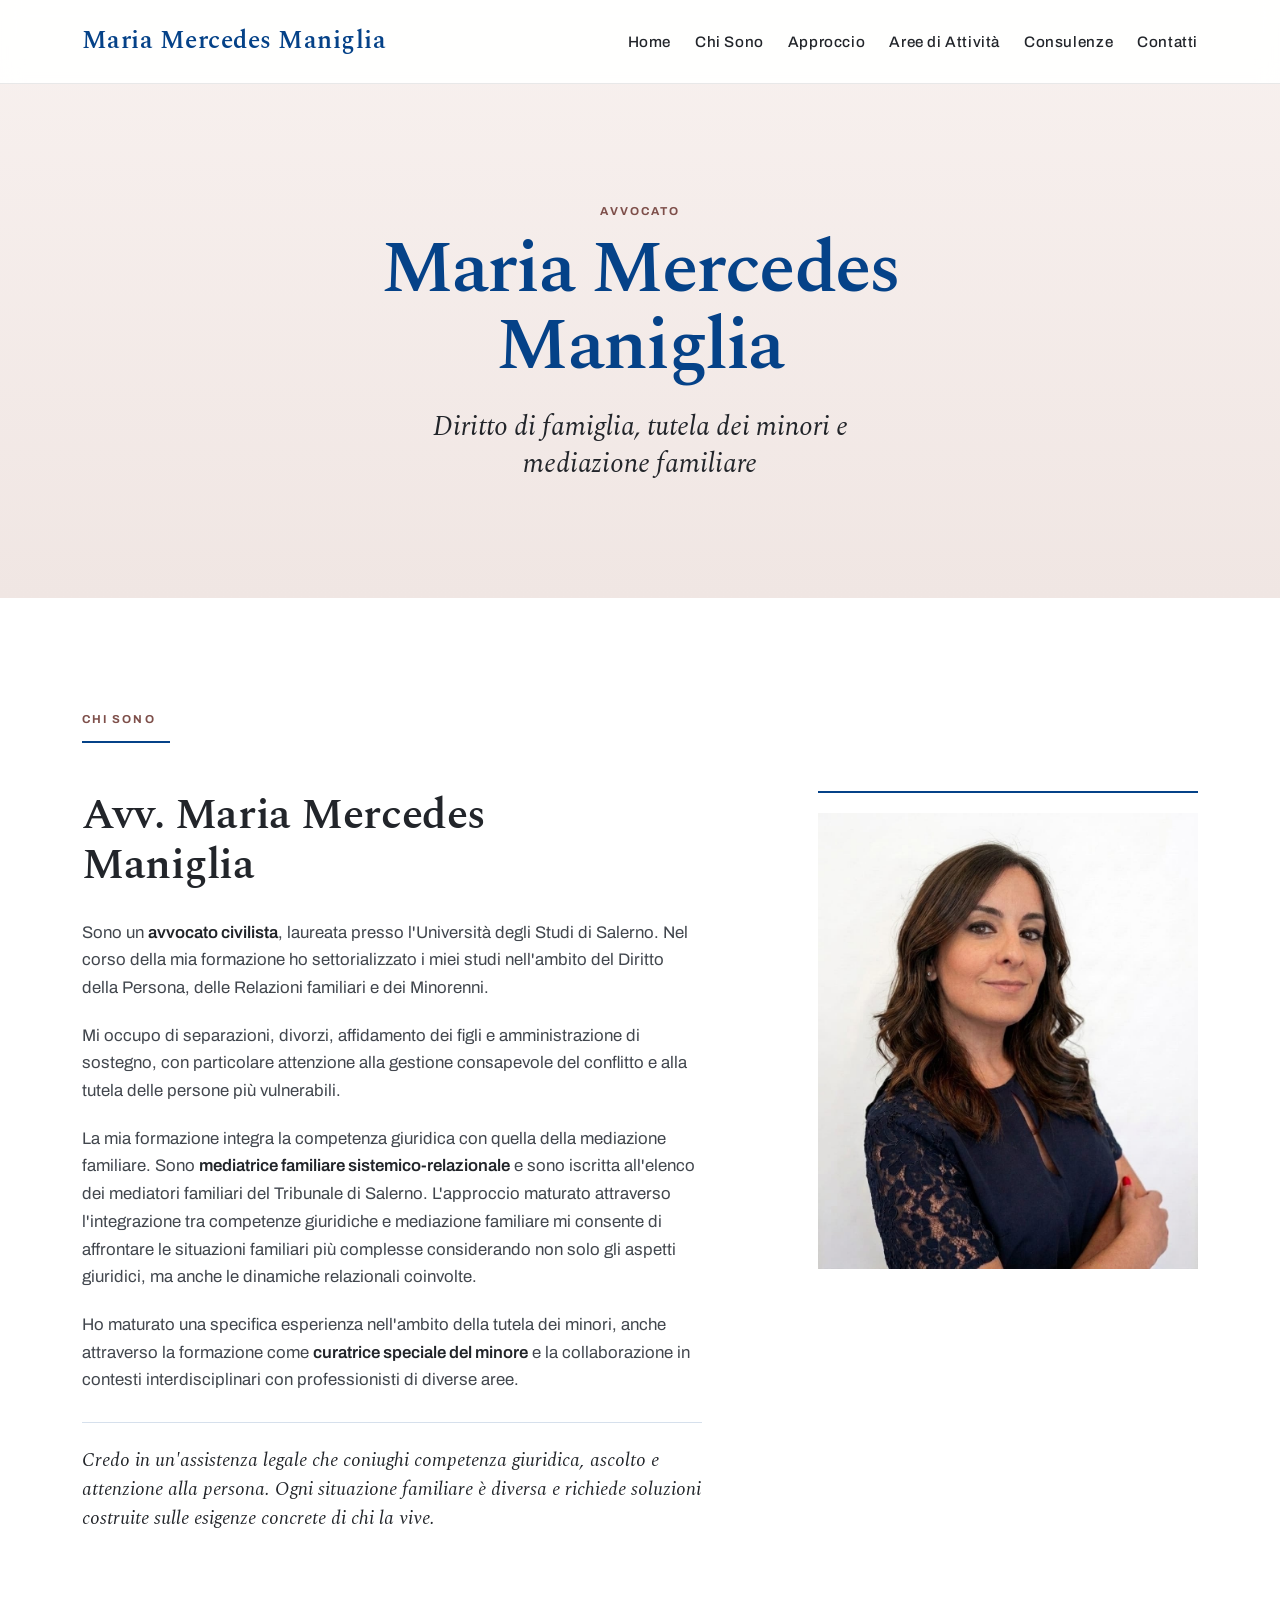
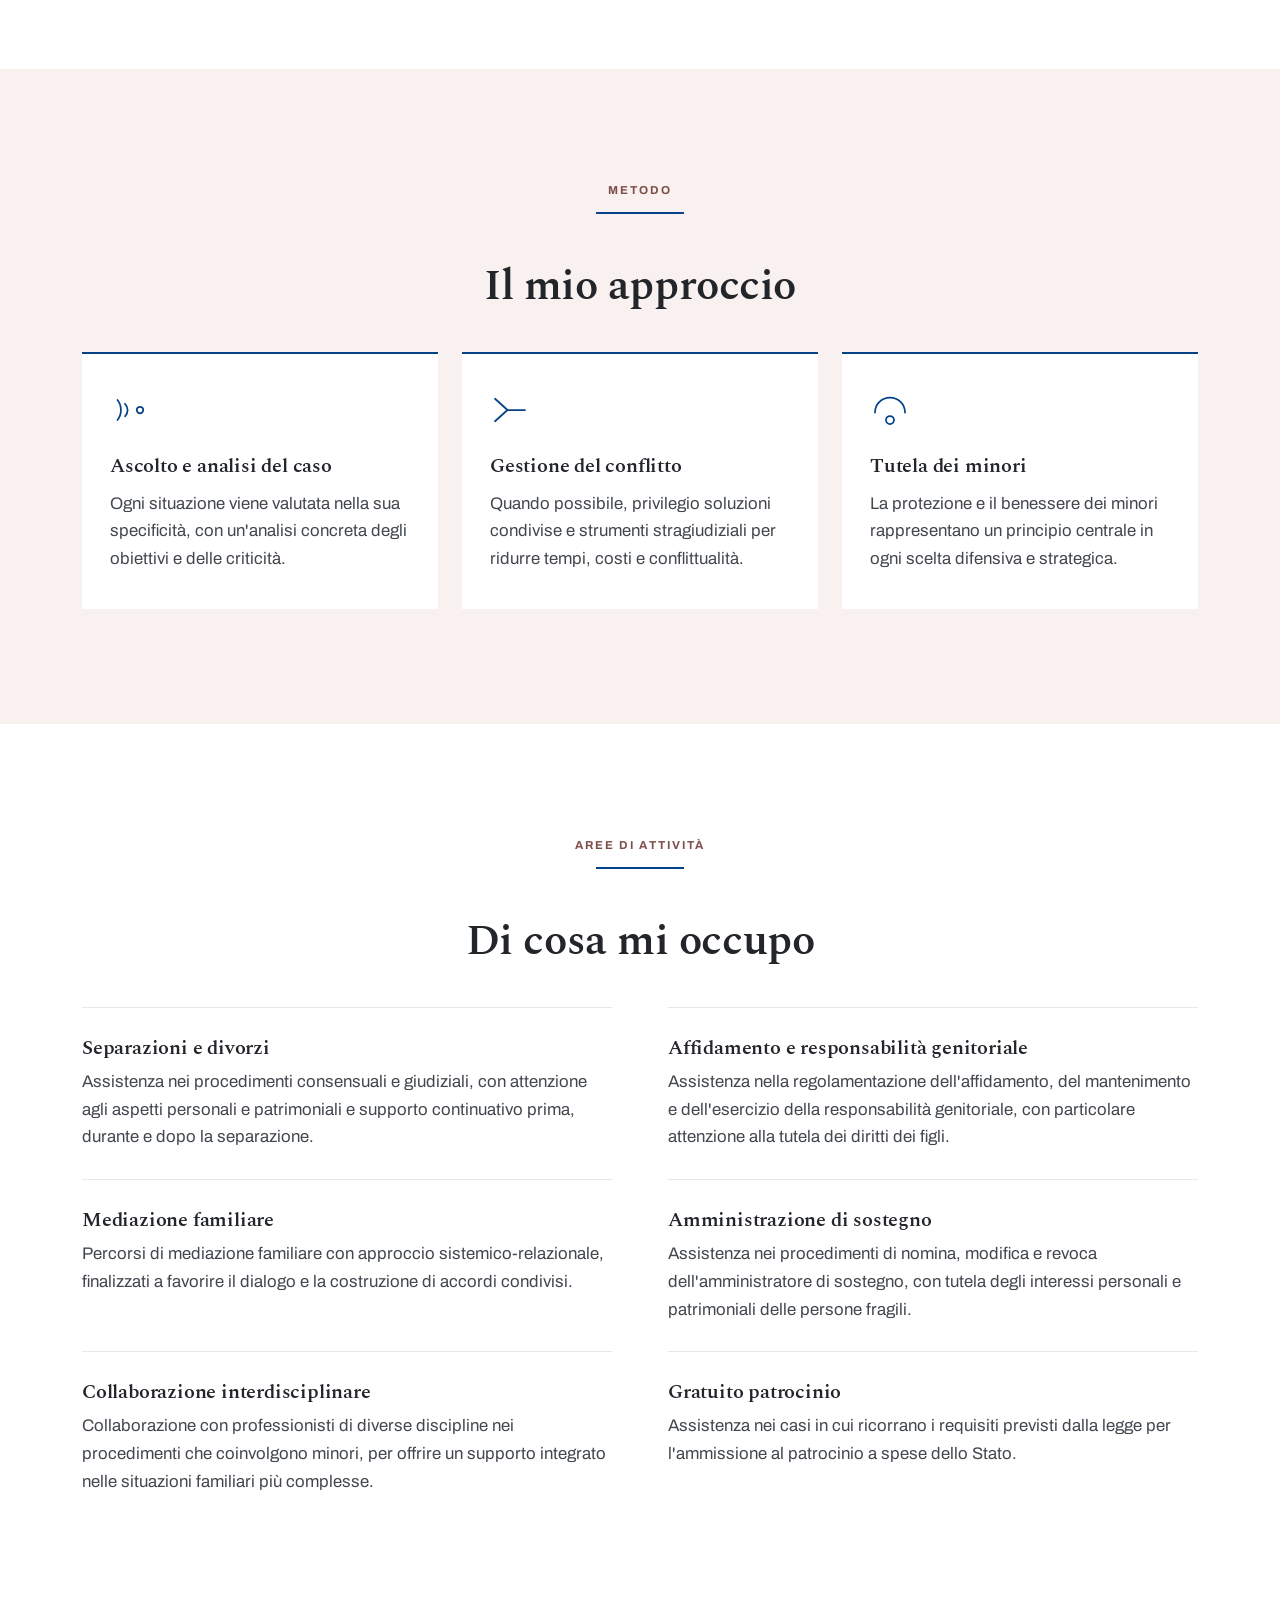
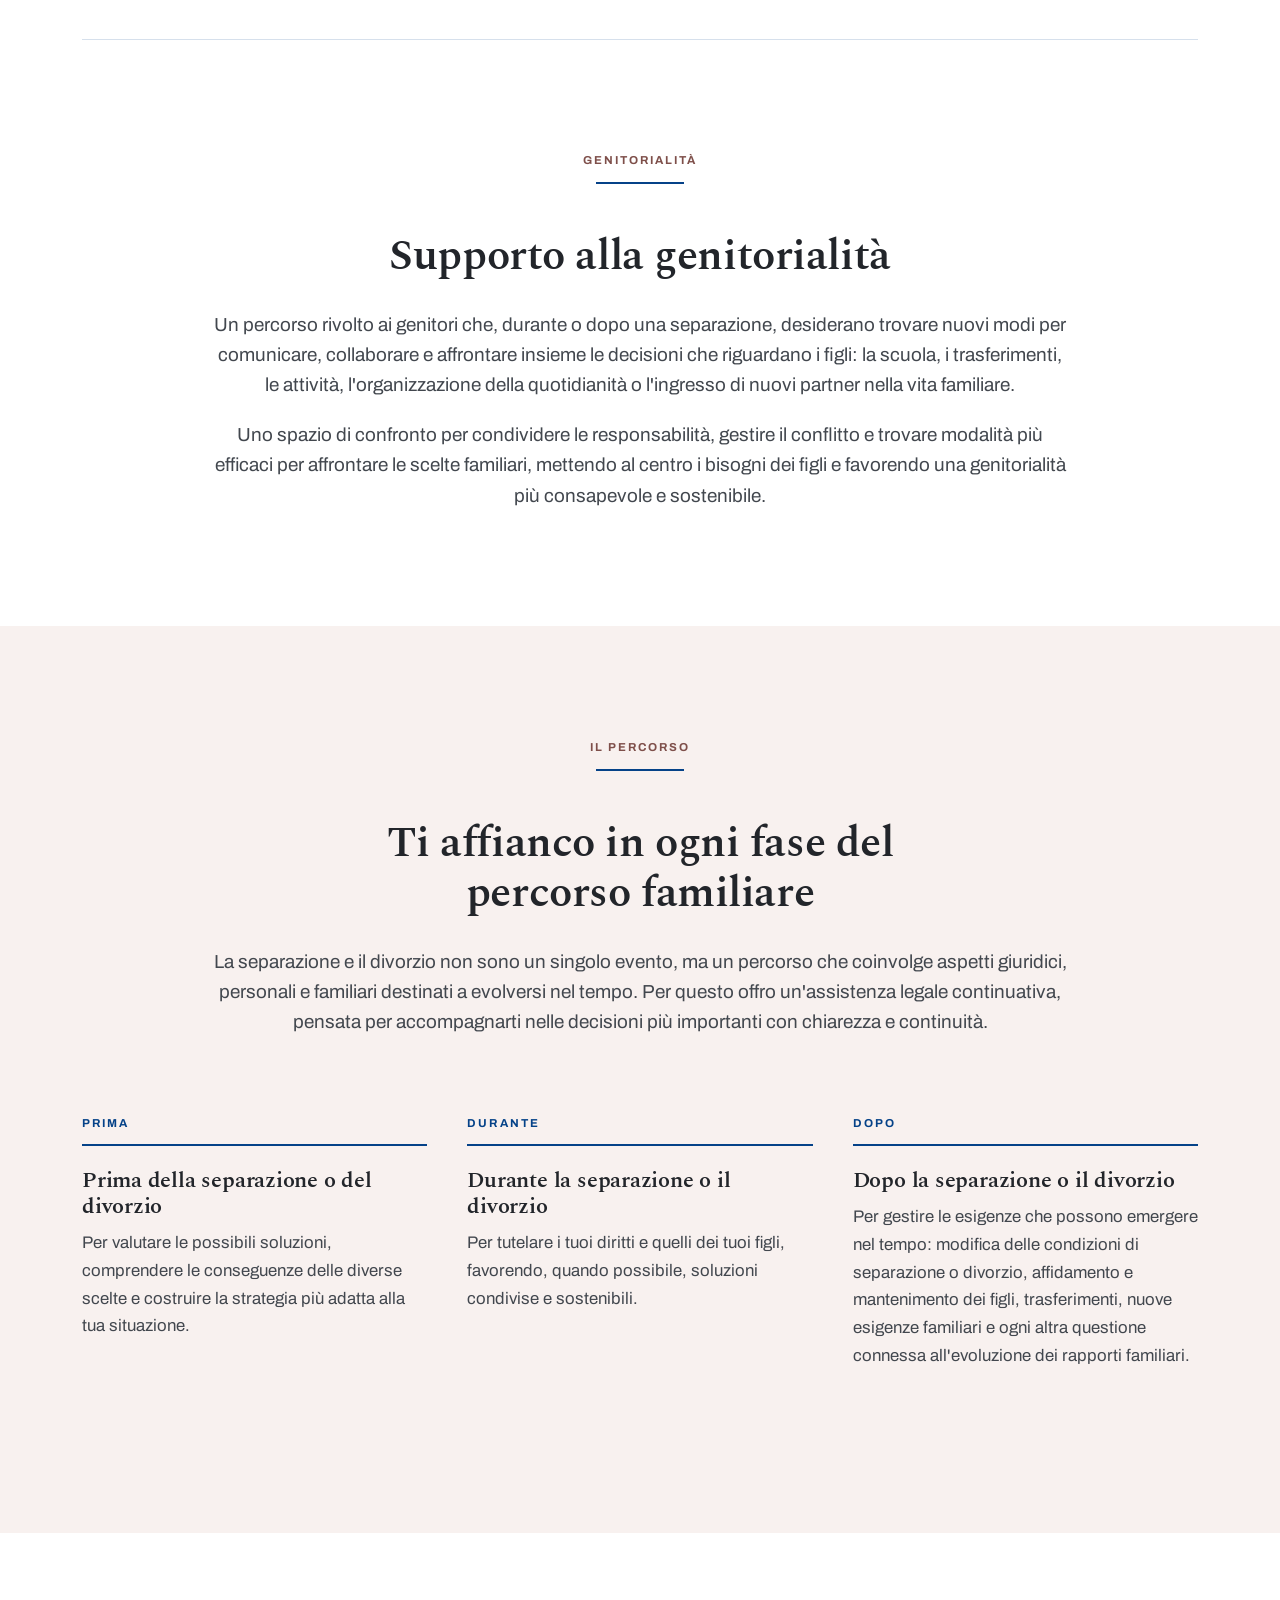
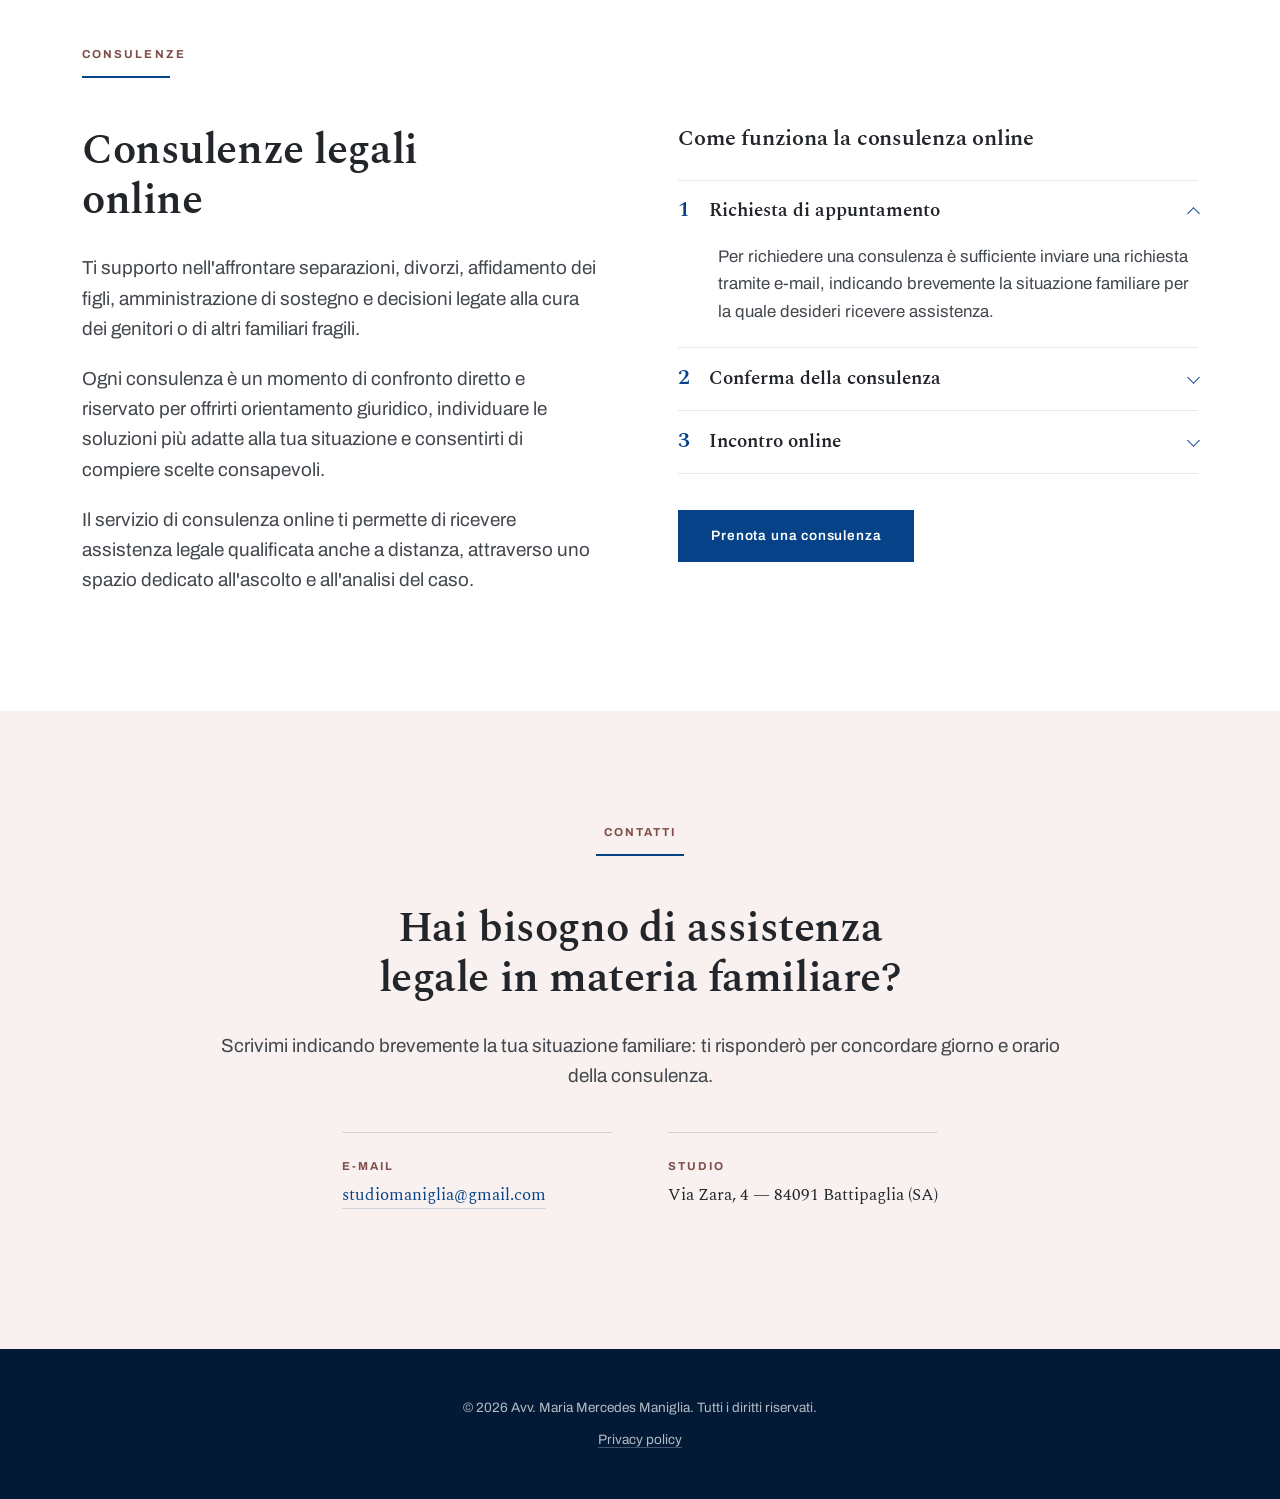
<file: index.html>
<!DOCTYPE html>
<html lang="it">

<head>
    <meta charset="UTF-8">
    <meta name="viewport" content="width=device-width, initial-scale=1.0">
    <title>Avv. Maria Mercedes Maniglia &mdash; Diritto di famiglia, tutela dei minori e mediazione familiare</title>

    <meta name="description" content="Avvocato a Battipaglia (SA) specializzata in diritto di famiglia, tutela dei minori e mediazione familiare. Consulenze legali online e assistenza continuativa.">
    <link rel="canonical" href="https://avvmmm.umbertofaenza.dev/">

    <!-- Icone. Il tipo di file e' dichiarato perche' il .ico contiene tre misure -->
    <link rel="icon" href="/favicon.ico" sizes="16x16 32x32 48x48">
    <link rel="icon" href="/icon-512.png" type="image/png" sizes="512x512">
    <link rel="apple-touch-icon" href="/apple-touch-icon.png">
    <meta name="theme-color" content="#F8F1EF">

    <!-- Anteprima nelle condivisioni: senza queste righe su WhatsApp o LinkedIn
         comparirebbe il solo indirizzo, senza immagine ne' descrizione -->
    <meta property="og:type" content="website">
    <meta property="og:locale" content="it_IT">
    <meta property="og:site_name" content="Avv. Maria Mercedes Maniglia">
    <meta property="og:url" content="https://avvmmm.umbertofaenza.dev/">
    <meta property="og:title" content="Avv. Maria Mercedes Maniglia">
    <meta property="og:description" content="Avvocato a Battipaglia (SA) specializzata in diritto di famiglia, tutela dei minori e mediazione familiare. Consulenze legali online e assistenza continuativa.">
    <meta property="og:image" content="https://avvmmm.umbertofaenza.dev/src/images/og-card.png">
    <meta property="og:image:width" content="1200">
    <meta property="og:image:height" content="630">
    <meta property="og:image:alt" content="Avv. Maria Mercedes Maniglia, diritto di famiglia, tutela dei minori e mediazione familiare">
    <meta name="twitter:card" content="summary_large_image">

    <!-- Dati strutturati: alimentano il riquadro di Google per le attivita'
         locali. Nessun telefono, perche' il sito non lo pubblica piu' -->
    <script type="application/ld+json">
    {
      "@context": "https://schema.org",
      "@type": "Attorney",
      "name": "Avv. Maria Mercedes Maniglia",
      "description": "Avvocato a Battipaglia (SA) specializzata in diritto di famiglia, tutela dei minori e mediazione familiare. Consulenze legali online e assistenza continuativa.",
      "url": "https://avvmmm.umbertofaenza.dev/",
      "image": "https://avvmmm.umbertofaenza.dev/src/images/avv-mmm-chi-sono.jpg",
      "email": "studiomaniglia@gmail.com",
      "address": {
        "@type": "PostalAddress",
        "streetAddress": "Via Zara, 4",
        "postalCode": "84091",
        "addressLocality": "Battipaglia",
        "addressRegion": "SA",
        "addressCountry": "IT"
      },
      "areaServed": [
        { "@type": "City", "name": "Battipaglia" },
        { "@type": "AdministrativeArea", "name": "Provincia di Salerno" }
      ],
      "knowsAbout": [
        "Diritto di famiglia",
        "Separazioni e divorzi",
        "Affidamento e responsabilita genitoriale",
        "Mediazione familiare",
        "Amministrazione di sostegno",
        "Tutela dei minori",
        "Gratuito patrocinio"
      ],
      "knowsLanguage": "it",
      "availableLanguage": { "@type": "Language", "name": "Italiano" }
    }
    </script>


    <!-- Caratteri e Bootstrap sono ospitati qui: nessuna richiesta a terze
         parti, quindi nessun indirizzo IP dei visitatori esce verso Google o
         verso un CDN. Vedi src/fonts/fonts.css -->
    <link rel="stylesheet" href="/src/fonts/fonts.css">
    <link rel="stylesheet" href="/src/vendor/bootstrap.min.css">
    <link rel="stylesheet" href="/style.css">
</head>

<body>

    <a class="skip-link" href="#main">Vai al contenuto</a>

    <header>
        <nav class="navbar navbar-expand-lg py-3" aria-label="Navigazione principale">
            <div class="container-lg">
                <a class="navbar-brand brand" href="#">Maria Mercedes Maniglia</a>
                <button class="navbar-toggler border-0" type="button" data-bs-toggle="collapse"
                    data-bs-target="#navMenuStudio" aria-controls="navMenuStudio" aria-expanded="false"
                    aria-label="Apri il menu di navigazione">
                    <span class="navbar-toggler-icon"></span>
                </button>
                <div class="collapse navbar-collapse justify-content-end" id="navMenuStudio">
                    <ul class="navbar-nav align-items-lg-center gap-2 gap-lg-4 mt-3 mt-lg-0">
                        <li class="nav-item"><a href="#" class="nav-link-custom">Home</a></li>
                        <li class="nav-item"><a href="#chi-sono" class="nav-link-custom">Chi Sono</a></li>
                        <li class="nav-item"><a href="#approccio" class="nav-link-custom">Approccio</a></li>
                        <li class="nav-item"><a href="#aree" class="nav-link-custom">Aree di Attività</a></li>
                        <li class="nav-item"><a href="#consulenze" class="nav-link-custom">Consulenze</a></li>
                        <li class="nav-item"><a href="#contatti" class="nav-link-custom">Contatti</a></li>
                    </ul>
                </div>
            </div>
        </nav>
    </header>

    <main id="main">

        <!-- HERO -->
        <section class="sec sec--hero">
            <div class="container-lg">
                <p class="eyebrow">Avvocato</p>
                <h1 class="display-name">Maria Mercedes Maniglia</h1>
                <p class="lede">Diritto di famiglia, tutela dei minori e mediazione familiare</p>
            </div>
        </section>

        <!-- CHI SONO -->
        <section id="chi-sono" class="sec sec--white">
            <div class="container-lg">
                <div class="sec-head">
                    <p class="eyebrow">Chi sono</p>
                    <span class="sec-rule" aria-hidden="true"></span>
                </div>

                <div class="bio">
                    <div class="bio-text">
                        <h2 class="sec-title">Avv. Maria Mercedes Maniglia</h2>

                        <p>Sono un <strong>avvocato civilista</strong>, laureata presso l'Università degli Studi di
                            Salerno. Nel corso della mia formazione ho settorializzato i miei studi nell'ambito del
                            Diritto della Persona, delle Relazioni familiari e dei Minorenni.</p>

                        <p>Mi occupo di separazioni, divorzi, affidamento dei figli e amministrazione di sostegno, con
                            particolare attenzione alla gestione consapevole del conflitto e alla tutela delle persone
                            più vulnerabili.</p>

                        <p>La mia formazione integra la competenza giuridica con quella della mediazione familiare. Sono
                            <strong>mediatrice familiare sistemico-relazionale</strong> e sono iscritta all'elenco dei
                            mediatori familiari del Tribunale di Salerno. L'approccio maturato attraverso l'integrazione
                            tra competenze giuridiche e mediazione familiare mi consente di affrontare le situazioni
                            familiari più complesse considerando non solo gli aspetti giuridici, ma anche le dinamiche
                            relazionali coinvolte.
                        </p>

                        <p>Ho maturato una specifica esperienza nell'ambito della tutela dei minori, anche attraverso la
                            formazione come <strong>curatrice speciale del minore</strong> e la collaborazione in
                            contesti interdisciplinari con professionisti di diverse aree.</p>

                        <p class="bio-close">Credo in un'assistenza legale che coniughi competenza giuridica, ascolto e
                            attenzione alla persona. Ogni situazione familiare è diversa e richiede soluzioni costruite
                            sulle esigenze concrete di chi la vive.</p>
                    </div>

                    <figure class="bio-figure">
                        <img src="src/images/avv-mmm-chi-sono.jpg"
                            alt="Ritratto dell'avvocato Maria Mercedes Maniglia" width="944" height="1132">
                    </figure>
                </div>
            </div>
        </section>

        <!-- APPROCCIO -->
        <section id="approccio" class="sec sec--paper">
            <div class="container-lg">
                <div class="sec-head">
                    <p class="eyebrow">Metodo</p>
                    <span class="sec-rule" aria-hidden="true"></span>
                </div>

                <h2 class="sec-title">Il mio approccio</h2>

                <div class="cards">
                    <article class="card-principio">
                        <!-- onde di ascolto verso un punto -->
                        <svg class="principio-mark" viewBox="0 0 32 32" width="34" height="34" fill="none"
                            stroke="currentColor" stroke-width="1.4" stroke-linecap="round" aria-hidden="true"
                            focusable="false">
                            <path d="M6 8a13 13 0 0 1 0 16" />
                            <path d="M12 11a7 7 0 0 1 0 10" />
                            <circle cx="24" cy="16" r="2.6" />
                        </svg>
                        <h3>Ascolto e analisi del caso</h3>
                        <p>Ogni situazione viene valutata nella sua specificità, con un'analisi concreta degli obiettivi
                            e delle criticità.</p>
                    </article>
                    <article class="card-principio">
                        <!-- due posizioni che convergono in un percorso solo -->
                        <svg class="principio-mark" viewBox="0 0 32 32" width="34" height="34" fill="none"
                            stroke="currentColor" stroke-width="1.4" stroke-linecap="round"
                            stroke-linejoin="round" aria-hidden="true" focusable="false">
                            <path d="M4 7l10 9M4 25l10-9" />
                            <path d="M14 16h14" />
                        </svg>
                        <h3>Gestione del conflitto</h3>
                        <p>Quando possibile, privilegio soluzioni condivise e strumenti stragiudiziali per ridurre
                            tempi, costi e conflittualità.</p>
                    </article>
                    <article class="card-principio">
                        <!-- riparo sopra la persona tutelata -->
                        <svg class="principio-mark" viewBox="0 0 32 32" width="34" height="34" fill="none"
                            stroke="currentColor" stroke-width="1.4" stroke-linecap="round" aria-hidden="true"
                            focusable="false">
                            <path d="M4 18a12 12 0 0 1 24 0" />
                            <circle cx="16" cy="24" r="3.2" />
                        </svg>
                        <h3>Tutela dei minori</h3>
                        <p>La protezione e il benessere dei minori rappresentano un principio centrale in ogni scelta
                            difensiva e strategica.</p>
                    </article>
                </div>
            </div>
        </section>

        <!-- AREE DI ATTIVITÀ -->
        <section id="aree" class="sec sec--white">
            <div class="container-lg">
                <div class="sec-head">
                    <p class="eyebrow">Aree di attività</p>
                    <span class="sec-rule" aria-hidden="true"></span>
                </div>

                <h2 class="sec-title">Di cosa mi occupo</h2>

                <ul class="aree">
                    <li>
                        <h3>Separazioni e divorzi</h3>
                        <p>Assistenza nei procedimenti consensuali e giudiziali, con attenzione agli aspetti personali e
                            patrimoniali e supporto continuativo prima, durante e dopo
                            la separazione.</p>
                    </li>
                    <li>
                        <h3>Affidamento e responsabilità genitoriale</h3>
                        <p>Assistenza nella regolamentazione dell'affidamento, del mantenimento e dell'esercizio della
                            responsabilità genitoriale, con particolare attenzione alla tutela dei diritti dei figli.
                        </p>
                    </li>
                    <li>
                        <h3>Mediazione familiare</h3>
                        <p>Percorsi di mediazione familiare con approccio sistemico-relazionale, finalizzati a favorire
                            il dialogo e la costruzione di accordi condivisi.</p>
                    </li>
                    <li>
                        <h3>Amministrazione di sostegno</h3>
                        <p>Assistenza nei procedimenti di nomina, modifica e revoca dell'amministratore di sostegno, con
                            tutela degli interessi personali e patrimoniali delle persone fragili.</p>
                    </li>
                    <li>
                        <h3>Collaborazione interdisciplinare</h3>
                        <p>Collaborazione con professionisti di diverse discipline nei procedimenti che coinvolgono
                            minori, per offrire un supporto integrato nelle situazioni familiari più complesse.</p>
                    </li>
                    <li>
                        <h3>Gratuito patrocinio</h3>
                        <p>Assistenza nei casi in cui ricorrano i requisiti previsti dalla legge per l'ammissione al
                            patrocinio a spese dello Stato.</p>
                    </li>
                </ul>
            </div>
        </section>

        <!-- SUPPORTO ALLA GENITORIALITÀ -->
        <!-- Stesso fondo bianco di "Di cosa mi occupo", di proposito: il
             filetto di confine compare da solo fra due sezioni che condividono
             il tono, vedi la regola .sec--white + .sec--white in style.css -->
        <section id="genitorialita" class="sec sec--white">
            <div class="container-lg">
                <div class="sec-head">
                    <p class="eyebrow">Genitorialità</p>
                    <span class="sec-rule" aria-hidden="true"></span>
                </div>

                <h2 class="sec-title">Supporto alla genitorialità</h2>

                <div class="measure measure--lead measure--center">
                    <p>Un percorso rivolto ai genitori che, durante o dopo una separazione, desiderano trovare
                        nuovi modi per comunicare, collaborare e affrontare insieme le decisioni che riguardano i
                        figli: la scuola, i trasferimenti, le attività, l'organizzazione della quotidianità o
                        l'ingresso di nuovi partner nella vita familiare.</p>

                    <p>Uno spazio di confronto per condividere le responsabilità, gestire il conflitto e trovare
                        modalità più efficaci per affrontare le scelte familiari, mettendo al centro i bisogni dei
                        figli e favorendo una genitorialità più consapevole e sostenibile.</p>
                </div>
            </div>
        </section>

        <!-- PERCORSO FAMILIARE -->
        <section id="percorso" class="sec sec--paper">
            <div class="container-lg">
                <div class="sec-head">
                    <p class="eyebrow">Il percorso</p>
                    <span class="sec-rule" aria-hidden="true"></span>
                </div>

                <h2 class="sec-title">Ti affianco in ogni fase del percorso familiare</h2>

                <div class="measure measure--lead measure--center">
                    <p>La separazione e il divorzio non sono un singolo evento, ma un percorso che coinvolge aspetti
                        giuridici, personali e familiari destinati a evolversi nel tempo. Per questo offro
                        un'assistenza legale continuativa, pensata per accompagnarti nelle decisioni più importanti con
                        chiarezza e continuità.</p>
                </div>

                <ol class="fasi">
                    <li class="fase">
                        <span class="fase-when">Prima</span>
                        <div class="fase-body">
                            <h3>Prima della separazione o del divorzio</h3>
                            <p>Per valutare le possibili soluzioni, comprendere le conseguenze delle diverse scelte e
                                costruire la strategia più adatta alla tua situazione.</p>
                        </div>
                    </li>
                    <li class="fase">
                        <span class="fase-when">Durante</span>
                        <div class="fase-body">
                            <h3>Durante la separazione o il divorzio</h3>
                            <p>Per tutelare i tuoi diritti e quelli dei tuoi figli, favorendo, quando possibile,
                                soluzioni condivise e sostenibili.</p>
                        </div>
                    </li>
                    <li class="fase">
                        <span class="fase-when">Dopo</span>
                        <div class="fase-body">
                            <h3>Dopo la separazione o il divorzio</h3>
                            <p>Per gestire le esigenze che possono emergere nel tempo: modifica delle condizioni di
                                separazione o divorzio, affidamento e mantenimento dei figli, trasferimenti, nuove
                                esigenze familiari e ogni altra questione connessa all'evoluzione dei rapporti
                                familiari.</p>
                        </div>
                    </li>
                </ol>
            </div>
        </section>

        <!-- CONSULENZE ONLINE -->
        <section id="consulenze" class="sec sec--white">
            <div class="container-lg">
                <div class="sec-head">
                    <p class="eyebrow">Consulenze</p>
                    <span class="sec-rule" aria-hidden="true"></span>
                </div>

                <div class="consulenze-grid">

                    <div class="consulenze-testo">
                        <h2 class="sec-title">Consulenze legali online</h2>

                        <p>Ti supporto nell'affrontare separazioni, divorzi, affidamento dei figli, amministrazione di
                            sostegno e decisioni legate alla cura dei genitori o di altri familiari fragili.</p>
                        <p>Ogni consulenza è un momento di confronto diretto e riservato per offrirti orientamento
                            giuridico, individuare le soluzioni più adatte alla tua situazione e consentirti di compiere
                            scelte consapevoli.</p>
                        <p>Il servizio di consulenza online ti permette di ricevere assistenza legale qualificata anche
                            a distanza, attraverso uno spazio dedicato all'ascolto e all'analisi del caso.</p>
                    </div>

                    <div class="consulenze-operativo">
                        <h3 class="sub-title">Come funziona la consulenza online</h3>

                        <div class="passi">
                            <details name="passi" open>
                                <summary>
                                    <span class="passo-num" aria-hidden="true">1</span>
                                    <span class="passo-titolo">Richiesta di appuntamento</span>
                                </summary>
                                <div class="passo-corpo">
                                    <p>Per richiedere una consulenza è sufficiente inviare una richiesta tramite e-mail,
                                        indicando brevemente la situazione familiare per la quale desideri ricevere
                                        assistenza.</p>
                                </div>
                            </details>

                            <details name="passi">
                                <summary>
                                    <span class="passo-num" aria-hidden="true">2</span>
                                    <span class="passo-titolo">Conferma della consulenza</span>
                                </summary>
                                <div class="passo-corpo">
                                    <p>Dopo aver ricevuto la richiesta, verranno concordati giorno e orario
                                        dell'appuntamento e ti saranno comunicate le modalità di pagamento.</p>
                                    <p>Compenso della consulenza online: €&nbsp;100</p>
                                </div>
                            </details>

                            <details name="passi">
                                <summary>
                                    <span class="passo-num" aria-hidden="true">3</span>
                                    <span class="passo-titolo">Incontro online</span>
                                </summary>
                                <div class="passo-corpo">
                                    <p>La consulenza ha una durata di circa 50 minuti. Durante l'incontro analizzeremo
                                        la tua situazione, valuteremo gli aspetti giuridici rilevanti e individueremo il
                                        percorso più adatto alle tue esigenze.</p>
                                </div>
                            </details>
                        </div>

                        <a href="#contatti" class="btn-ink">Prenota una consulenza</a>
                    </div>

                </div>
            </div>
        </section>

        <!-- CONTATTI -->
        <section id="contatti" class="sec sec--paper">
            <div class="container-lg">
                <div class="sec-head">
                    <p class="eyebrow">Contatti</p>
                    <span class="sec-rule" aria-hidden="true"></span>
                </div>

                <h2 class="sec-title">Hai bisogno di assistenza legale in materia familiare?</h2>

                <div class="measure measure--lead measure--center">
                    <p>Scrivimi indicando brevemente la tua situazione familiare: ti risponderò per concordare giorno e
                        orario della consulenza.</p>
                </div>

                <dl class="contatti">
                    <div>
                        <dt>E-mail</dt>
                        <dd><a href="mailto:studiomaniglia@gmail.com">studiomaniglia@gmail.com</a></dd>
                    </div>
                    <div>
                        <dt>Studio</dt>
                        <dd>
                            <address>Via Zara, 4 &mdash; 84091 Battipaglia (SA)</address>
                        </dd>
                    </div>
                </dl>
            </div>
        </section>

    </main>

    <footer>
        <div class="container-lg">
            <p>&copy; 2026 Avv. Maria Mercedes Maniglia. Tutti i diritti riservati.</p>
            <p class="footer-link"><a href="/privacy/">Privacy policy</a></p>
        </div>
    </footer>

    <button id="scrollTopBtn" class="scroll-top" type="button" aria-label="Torna su">
        <svg viewBox="0 0 24 24" width="18" height="18" aria-hidden="true" focusable="false">
            <path d="M12 19V5M12 5l-7 7M12 5l7 7" fill="none" stroke="currentColor" stroke-width="2"
                stroke-linecap="round" stroke-linejoin="round" />
        </svg>
    </button>

    <script src="/src/vendor/bootstrap.bundle.min.js"></script>
    <script>
        document.querySelectorAll('#navMenuStudio .nav-link-custom').forEach(function (link) {
            link.addEventListener('click', function () {
                var navCollapse = document.getElementById('navMenuStudio');
                var bsCollapse = bootstrap.Collapse.getInstance(navCollapse);
                if (bsCollapse) { bsCollapse.hide(); }
            });
        });

        var scrollTopBtn = document.getElementById('scrollTopBtn');
        window.addEventListener('scroll', function () {
            scrollTopBtn.classList.toggle('show', window.scrollY > 400);
        }, { passive: true });
        scrollTopBtn.addEventListener('click', function () {
            var reduced = window.matchMedia('(prefers-reduced-motion: reduce)').matches;
            window.scrollTo({ top: 0, behavior: reduced ? 'auto' : 'smooth' });
        });
    </script>
</body>

</html>
</file>
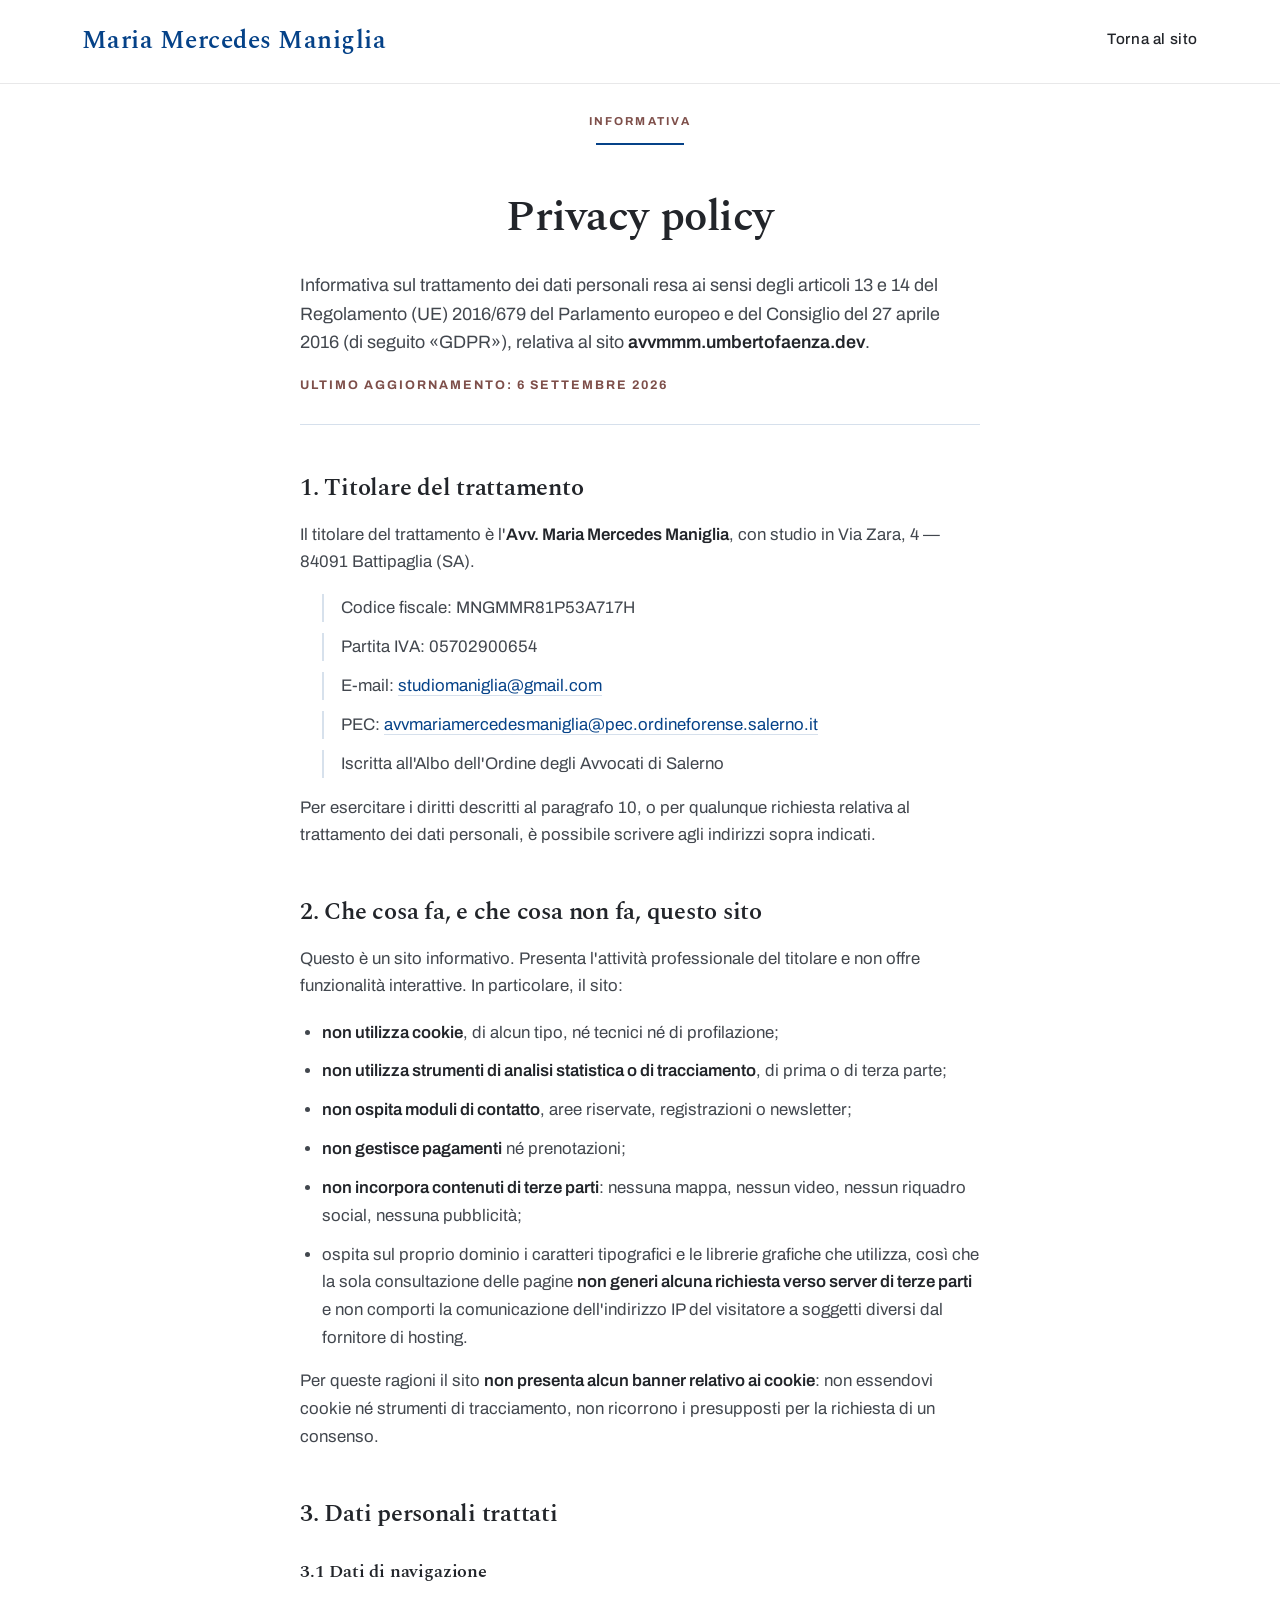
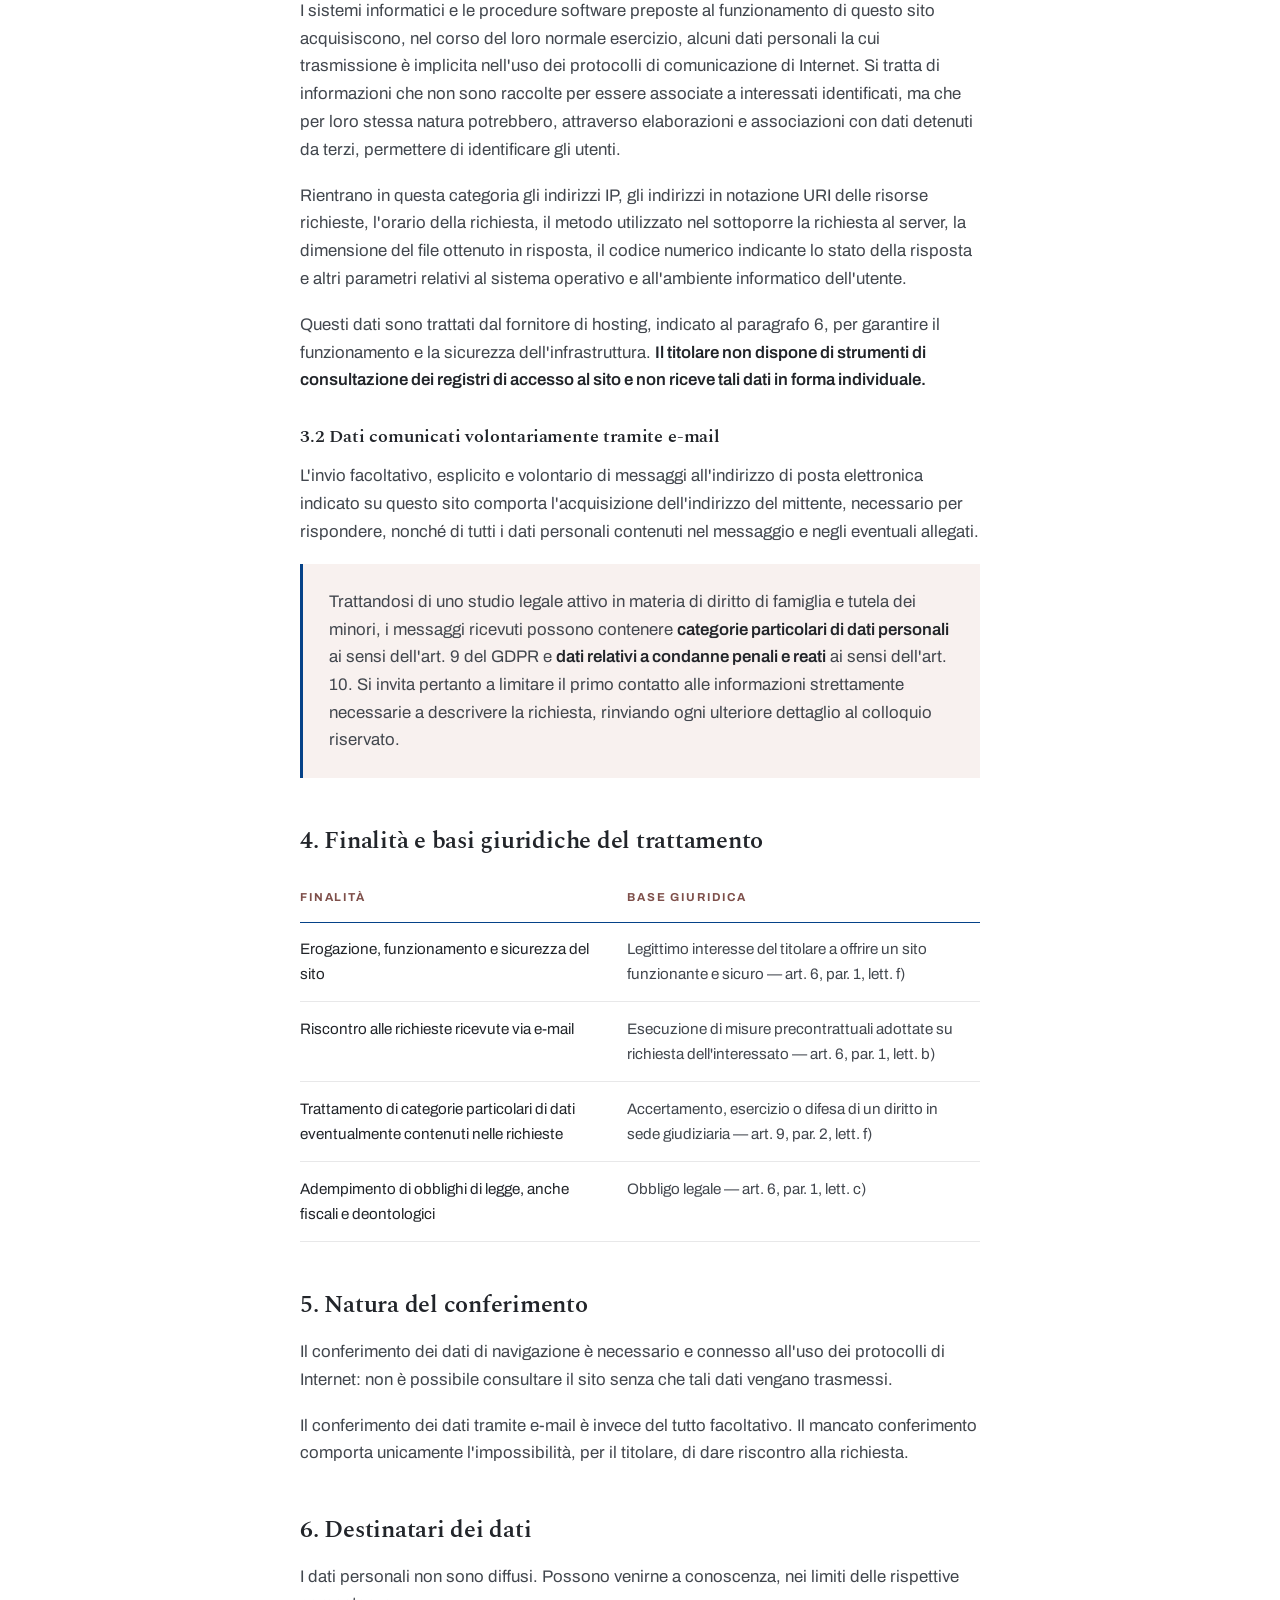
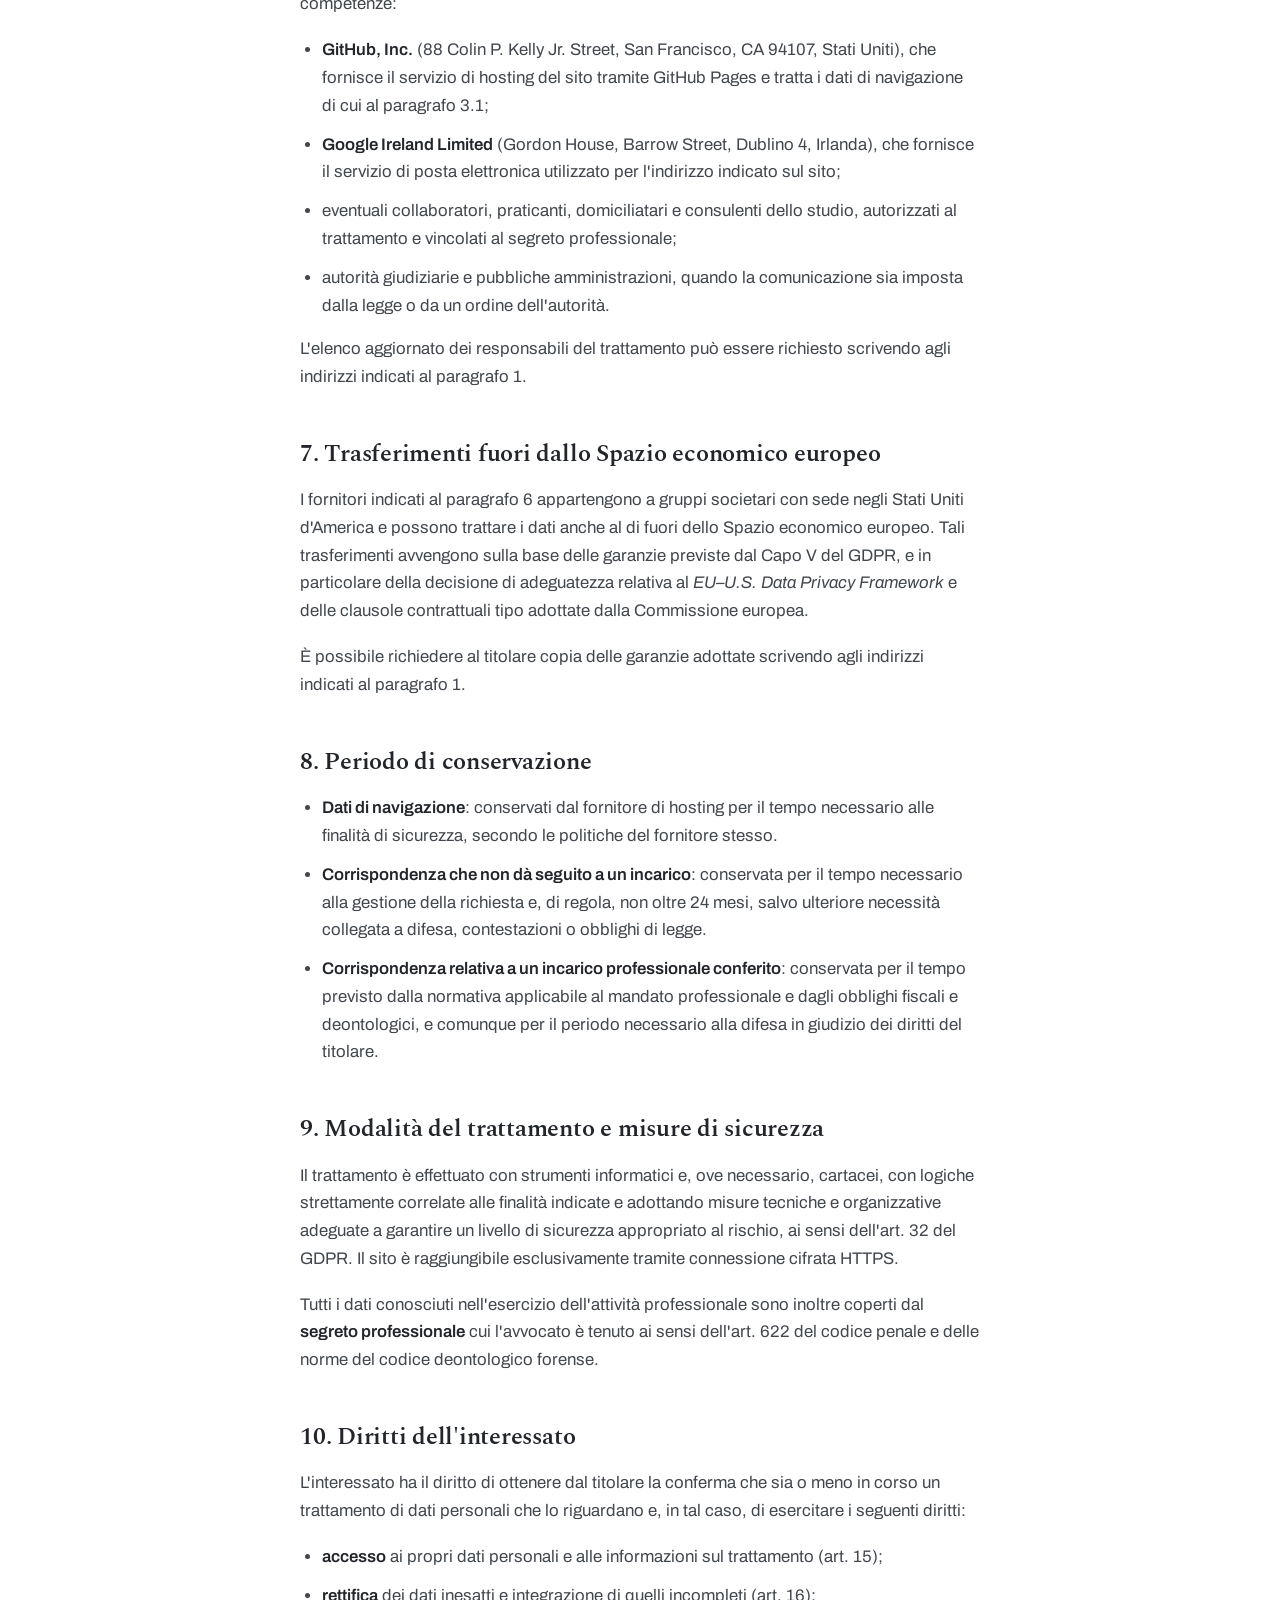
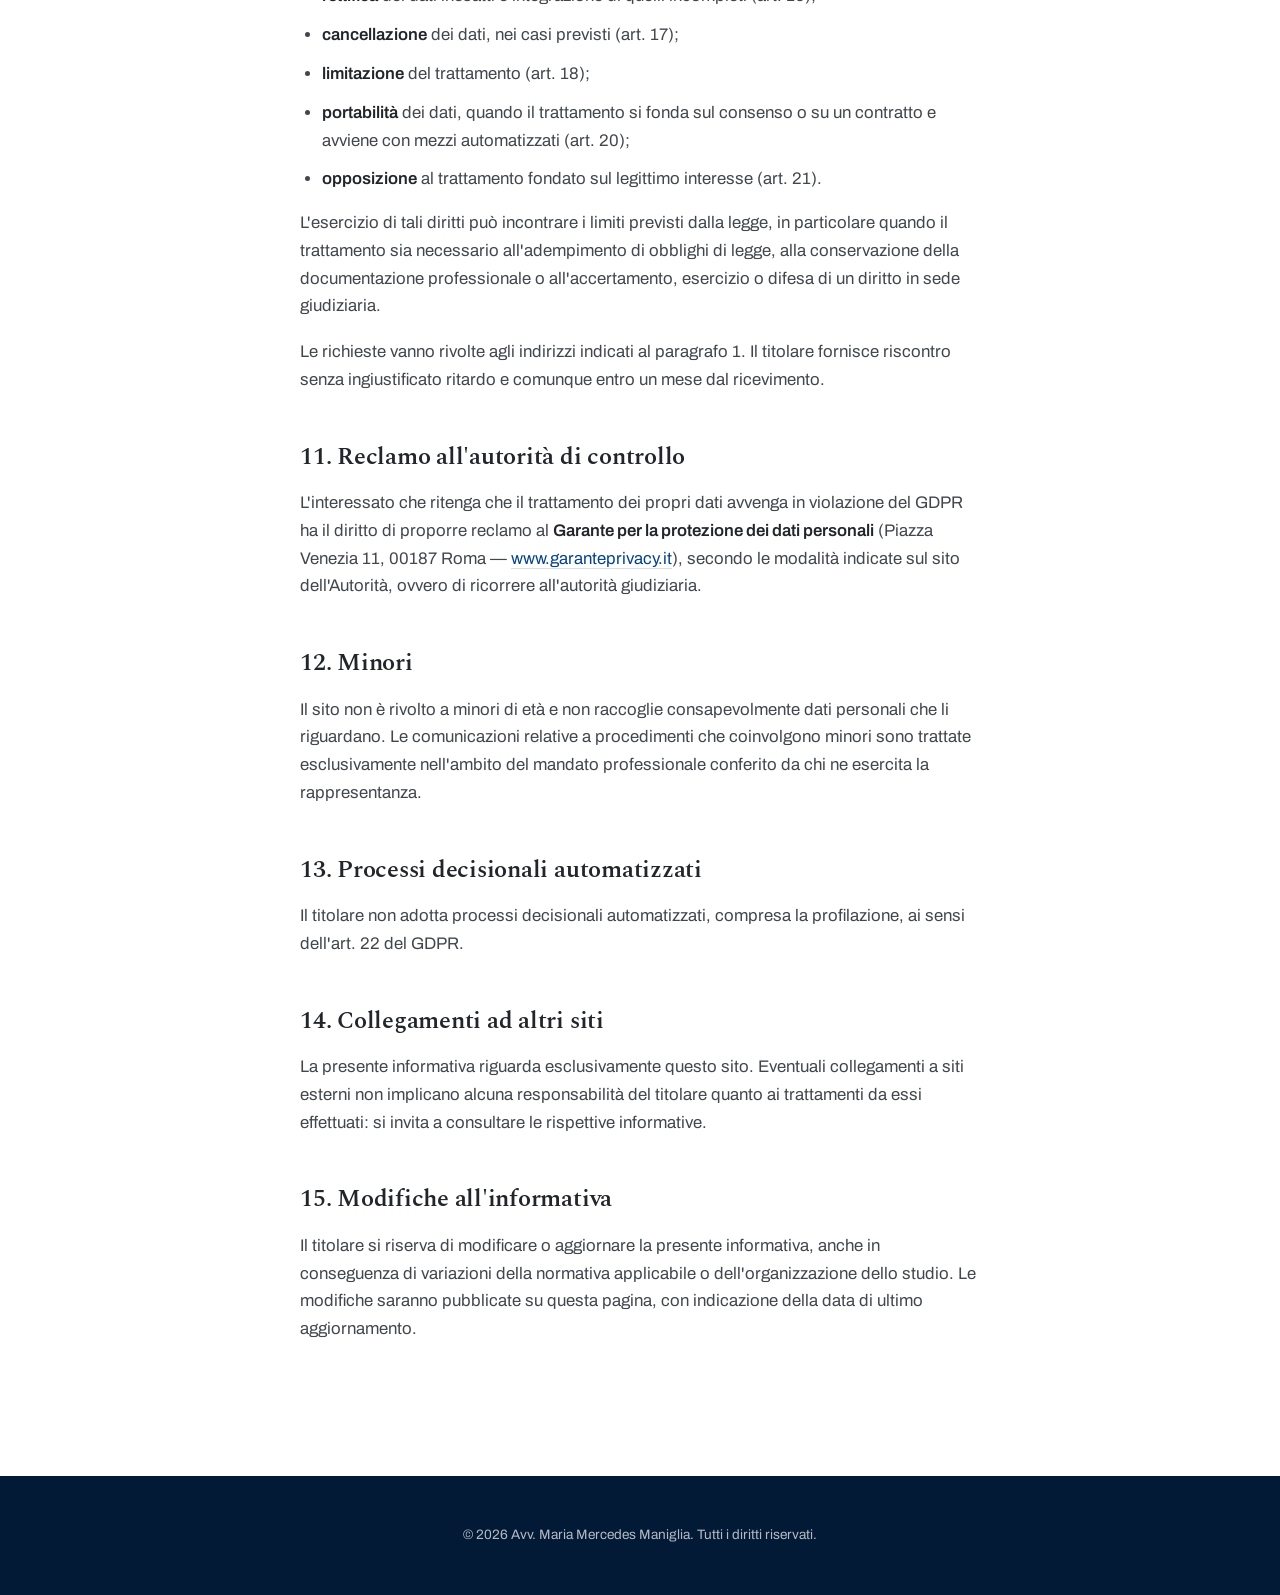
<file: privacy/index.html>
<!DOCTYPE html>
<html lang="it">

<head>
    <meta charset="UTF-8">
    <meta name="viewport" content="width=device-width, initial-scale=1.0">
    <title>Privacy policy &mdash; Avv. Maria Mercedes Maniglia</title>

    <meta name="description" content="Informativa sul trattamento dei dati personali del sito dell'Avv. Maria Mercedes Maniglia, resa ai sensi degli articoli 13 e 14 del Regolamento (UE) 2016/679.">
    <link rel="canonical" href="https://avvmmm.umbertofaenza.dev/privacy/">

    <!-- Icone. Il tipo di file e' dichiarato perche' il .ico contiene tre misure -->
    <link rel="icon" href="/favicon.ico" sizes="16x16 32x32 48x48">
    <link rel="icon" href="/icon-512.png" type="image/png" sizes="512x512">
    <link rel="apple-touch-icon" href="/apple-touch-icon.png">
    <meta name="theme-color" content="#F8F1EF">

    <!-- Anteprima nelle condivisioni: senza queste righe su WhatsApp o LinkedIn
         comparirebbe il solo indirizzo, senza immagine ne' descrizione -->
    <meta property="og:type" content="article">
    <meta property="og:locale" content="it_IT">
    <meta property="og:site_name" content="Avv. Maria Mercedes Maniglia">
    <meta property="og:url" content="https://avvmmm.umbertofaenza.dev/privacy/">
    <meta property="og:title" content="Privacy policy - Avv. Maria Mercedes Maniglia">
    <meta property="og:description" content="Informativa sul trattamento dei dati personali del sito dell'Avv. Maria Mercedes Maniglia, resa ai sensi degli articoli 13 e 14 del Regolamento (UE) 2016/679.">
    <meta property="og:image" content="https://avvmmm.umbertofaenza.dev/src/images/og-card.png">
    <meta property="og:image:width" content="1200">
    <meta property="og:image:height" content="630">
    <meta property="og:image:alt" content="Avv. Maria Mercedes Maniglia, diritto di famiglia, tutela dei minori e mediazione familiare">
    <meta name="twitter:card" content="summary_large_image">


    <!-- Percorsi assoluti come nella 404. Caratteri e Bootstrap sono ospitati
         qui, senza richieste a terze parti -->
    <link rel="stylesheet" href="/src/fonts/fonts.css">
    <link rel="stylesheet" href="/src/vendor/bootstrap.min.css">
    <link rel="stylesheet" href="/style.css">
</head>

<body>

    <a class="skip-link" href="#main">Vai al contenuto</a>

    <header>
        <nav class="navbar py-3" aria-label="Navigazione principale">
            <div class="container-lg">
                <a class="navbar-brand brand" href="/">Maria Mercedes Maniglia</a>
                <a href="/" class="nav-link-custom">Torna al sito</a>
            </div>
        </nav>
    </header>

    <main id="main">
        <section class="sec sec--white sec--doc">
            <div class="container-lg">
                <div class="sec-head">
                    <p class="eyebrow">Informativa</p>
                    <span class="sec-rule" aria-hidden="true"></span>
                </div>

                <h1 class="sec-title">Privacy policy</h1>

                <div class="doc">

                    <p class="doc-intro">Informativa sul trattamento dei dati personali resa ai sensi degli articoli
                        13 e 14 del Regolamento (UE) 2016/679 del Parlamento europeo e del Consiglio del 27 aprile
                        2016 (di seguito &laquo;GDPR&raquo;), relativa al sito
                        <strong>avvmmm.umbertofaenza.dev</strong>.</p>

                    <p class="doc-data">Ultimo aggiornamento: 6 settembre 2026</p>

                    <h2>1. Titolare del trattamento</h2>

                    <p>Il titolare del trattamento &egrave; l'<strong>Avv. Maria Mercedes Maniglia</strong>, con
                        studio in Via Zara, 4 &mdash; 84091 Battipaglia (SA).</p>

                    <ul class="doc-dati">
                        <li>Codice fiscale: MNGMMR81P53A717H</li>
                        <li>Partita IVA: 05702900654</li>
                        <li>E-mail: <a href="mailto:studiomaniglia@gmail.com">studiomaniglia@gmail.com</a></li>
                        <li>PEC: <a href="mailto:avvmariamercedesmaniglia@pec.ordineforense.salerno.it">avvmariamercedesmaniglia@<wbr>pec.ordineforense.salerno.it</a></li>
                        <li>Iscritta all'Albo dell'Ordine degli Avvocati di Salerno</li>
                    </ul>

                    <p>Per esercitare i diritti descritti al paragrafo 10, o per qualunque richiesta relativa al
                        trattamento dei dati personali, &egrave; possibile scrivere agli indirizzi sopra indicati.</p>


                    <h2>2. Che cosa fa, e che cosa non fa, questo sito</h2>

                    <p>Questo &egrave; un sito informativo. Presenta l'attivit&agrave; professionale del titolare e
                        non offre funzionalit&agrave; interattive. In particolare, il sito:</p>

                    <ul>
                        <li><strong>non utilizza cookie</strong>, di alcun tipo, n&eacute; tecnici n&eacute; di
                            profilazione;</li>
                        <li><strong>non utilizza strumenti di analisi statistica o di tracciamento</strong>, di prima
                            o di terza parte;</li>
                        <li><strong>non ospita moduli di contatto</strong>, aree riservate, registrazioni o
                            newsletter;</li>
                        <li><strong>non gestisce pagamenti</strong> n&eacute; prenotazioni;</li>
                        <li><strong>non incorpora contenuti di terze parti</strong>: nessuna mappa, nessun video,
                            nessun riquadro social, nessuna pubblicit&agrave;;</li>
                        <li>ospita sul proprio dominio i caratteri tipografici e le librerie grafiche che utilizza,
                            cos&igrave; che la sola consultazione delle pagine <strong>non generi alcuna richiesta
                                verso server di terze parti</strong> e non comporti la comunicazione dell'indirizzo IP
                            del visitatore a soggetti diversi dal fornitore di hosting.</li>
                    </ul>

                    <p>Per queste ragioni il sito <strong>non presenta alcun banner relativo ai cookie</strong>: non
                        essendovi cookie n&eacute; strumenti di tracciamento, non ricorrono i presupposti per la
                        richiesta di un consenso.</p>

                    <h2>3. Dati personali trattati</h2>

                    <h3>3.1 Dati di navigazione</h3>

                    <p>I sistemi informatici e le procedure software preposte al funzionamento di questo sito
                        acquisiscono, nel corso del loro normale esercizio, alcuni dati personali la cui trasmissione
                        &egrave; implicita nell'uso dei protocolli di comunicazione di Internet. Si tratta di
                        informazioni che non sono raccolte per essere associate a interessati identificati, ma che per
                        loro stessa natura potrebbero, attraverso elaborazioni e associazioni con dati detenuti da
                        terzi, permettere di identificare gli utenti.</p>

                    <p>Rientrano in questa categoria gli indirizzi IP, gli indirizzi in notazione URI delle risorse
                        richieste, l'orario della richiesta, il metodo utilizzato nel sottoporre la richiesta al
                        server, la dimensione del file ottenuto in risposta, il codice numerico indicante lo stato
                        della risposta e altri parametri relativi al sistema operativo e all'ambiente informatico
                        dell'utente.</p>

                    <p>Questi dati sono trattati dal fornitore di hosting, indicato al paragrafo 6, per garantire il
                        funzionamento e la sicurezza dell'infrastruttura. <strong>Il titolare non dispone di strumenti
                            di consultazione dei registri di accesso al sito e non riceve tali dati in forma
                            individuale.</strong></p>

                    <h3>3.2 Dati comunicati volontariamente tramite e-mail</h3>

                    <p>L'invio facoltativo, esplicito e volontario di messaggi all'indirizzo di posta elettronica
                        indicato su questo sito comporta l'acquisizione dell'indirizzo del mittente, necessario per
                        rispondere, nonch&eacute; di tutti i dati personali contenuti nel messaggio e negli eventuali
                        allegati.</p>

                    <p class="doc-avviso">Trattandosi di uno studio legale attivo in materia di diritto di famiglia e
                        tutela dei minori, i messaggi ricevuti possono contenere <strong>categorie particolari di dati
                            personali</strong> ai sensi dell'art. 9 del GDPR e <strong>dati relativi a condanne penali
                            e reati</strong> ai sensi dell'art. 10. Si invita pertanto a limitare il primo contatto
                        alle informazioni strettamente necessarie a descrivere la richiesta, rinviando ogni ulteriore
                        dettaglio al colloquio riservato.</p>

                    <h2>4. Finalit&agrave; e basi giuridiche del trattamento</h2>

                    <div class="doc-tabella-wrap">
                        <table class="doc-tabella">
                            <thead>
                                <tr>
                                    <th>Finalit&agrave;</th>
                                    <th>Base giuridica</th>
                                </tr>
                            </thead>
                            <tbody>
                                <tr>
                                    <td>Erogazione, funzionamento e sicurezza del sito</td>
                                    <td>Legittimo interesse del titolare a offrire un sito funzionante e sicuro
                                        &mdash; art. 6, par. 1, lett. f)</td>
                                </tr>
                                <tr>
                                    <td>Riscontro alle richieste ricevute via e-mail</td>
                                    <td>Esecuzione di misure precontrattuali adottate su richiesta dell'interessato
                                        &mdash; art. 6, par. 1, lett. b)</td>
                                </tr>
                                <tr>
                                    <td>Trattamento di categorie particolari di dati eventualmente contenuti nelle
                                        richieste</td>
                                    <td>Accertamento, esercizio o difesa di un diritto in sede giudiziaria
                                        &mdash; art. 9, par. 2, lett. f)</td>
                                </tr>
                                <tr>
                                    <td>Adempimento di obblighi di legge, anche fiscali e deontologici</td>
                                    <td>Obbligo legale &mdash; art. 6, par. 1, lett. c)</td>
                                </tr>
                            </tbody>
                        </table>
                    </div>

                    <h2>5. Natura del conferimento</h2>

                    <p>Il conferimento dei dati di navigazione &egrave; necessario e connesso all'uso dei protocolli
                        di Internet: non &egrave; possibile consultare il sito senza che tali dati vengano
                        trasmessi.</p>

                    <p>Il conferimento dei dati tramite e-mail &egrave; invece del tutto facoltativo. Il mancato
                        conferimento comporta unicamente l'impossibilit&agrave;, per il titolare, di dare riscontro
                        alla richiesta.</p>

                    <h2>6. Destinatari dei dati</h2>

                    <p>I dati personali non sono diffusi. Possono venirne a conoscenza, nei limiti delle rispettive
                        competenze:</p>

                    <ul>
                        <li><strong>GitHub, Inc.</strong> (88 Colin P. Kelly Jr. Street, San Francisco, CA 94107,
                            Stati Uniti), che fornisce il servizio di hosting del sito tramite GitHub Pages e tratta
                            i dati di navigazione di cui al paragrafo 3.1;</li>
                        <li><strong>Google Ireland Limited</strong> (Gordon House, Barrow Street, Dublino 4,
                            Irlanda), che fornisce il servizio di posta elettronica utilizzato per l'indirizzo
                            indicato sul sito;</li>
                        <li>eventuali collaboratori, praticanti, domiciliatari e consulenti dello studio, autorizzati
                            al trattamento e vincolati al segreto professionale;</li>
                        <li>autorit&agrave; giudiziarie e pubbliche amministrazioni, quando la comunicazione sia
                            imposta dalla legge o da un ordine dell'autorit&agrave;.</li>
                    </ul>

                    <p>L'elenco aggiornato dei responsabili del trattamento pu&ograve; essere richiesto scrivendo agli
                        indirizzi indicati al paragrafo 1.</p>

                    <h2>7. Trasferimenti fuori dallo Spazio economico europeo</h2>

                    <p>I fornitori indicati al paragrafo 6 appartengono a gruppi societari con sede negli Stati Uniti
                        d'America e possono trattare i dati anche al di fuori dello Spazio economico europeo. Tali
                        trasferimenti avvengono sulla base delle garanzie previste dal Capo V del GDPR, e in
                        particolare della decisione di adeguatezza relativa al <em>EU&ndash;U.S. Data Privacy
                            Framework</em> e delle clausole contrattuali tipo adottate dalla Commissione europea.</p>

                    <p>&Egrave; possibile richiedere al titolare copia delle garanzie adottate scrivendo agli
                        indirizzi indicati al paragrafo 1.</p>

                    <h2>8. Periodo di conservazione</h2>

                    <ul>
                        <li><strong>Dati di navigazione</strong>: conservati dal fornitore di hosting per il tempo
                            necessario alle finalit&agrave; di sicurezza, secondo le politiche del fornitore
                            stesso.</li>
                        <li><strong>Corrispondenza che non d&agrave; seguito a un incarico</strong>: conservata per il tempo
                            necessario alla gestione della richiesta e, di regola, non oltre 24 mesi, salvo ulteriore
                            necessit&agrave; collegata a difesa, contestazioni o obblighi di legge.</li>
                        <li><strong>Corrispondenza relativa a un incarico professionale conferito</strong>: conservata
                            per il tempo previsto dalla normativa applicabile al mandato professionale e dagli
                            obblighi fiscali e deontologici, e comunque per il periodo necessario alla difesa in
                            giudizio dei diritti del titolare.</li>
                    </ul>

                    <h2>9. Modalit&agrave; del trattamento e misure di sicurezza</h2>

                    <p>Il trattamento &egrave; effettuato con strumenti informatici e, ove necessario, cartacei, con
                        logiche strettamente correlate alle finalit&agrave; indicate e adottando misure tecniche e
                        organizzative adeguate a garantire un livello di sicurezza appropriato al rischio, ai sensi
                        dell'art. 32 del GDPR. Il sito &egrave; raggiungibile esclusivamente tramite connessione
                        cifrata HTTPS.</p>

                    <p>Tutti i dati conosciuti nell'esercizio dell'attivit&agrave; professionale sono inoltre coperti
                        dal <strong>segreto professionale</strong> cui l'avvocato &egrave; tenuto ai sensi dell'art.
                        622 del codice penale e delle norme del codice deontologico forense.</p>

                    <h2>10. Diritti dell'interessato</h2>

                    <p>L'interessato ha il diritto di ottenere dal titolare la conferma che sia o meno in corso un
                        trattamento di dati personali che lo riguardano e, in tal caso, di esercitare i seguenti
                        diritti:</p>

                    <ul>
                        <li><strong>accesso</strong> ai propri dati personali e alle informazioni sul trattamento
                            (art. 15);</li>
                        <li><strong>rettifica</strong> dei dati inesatti e integrazione di quelli incompleti
                            (art. 16);</li>
                        <li><strong>cancellazione</strong> dei dati, nei casi previsti (art. 17);</li>
                        <li><strong>limitazione</strong> del trattamento (art. 18);</li>
                        <li><strong>portabilit&agrave;</strong> dei dati, quando il trattamento si fonda sul consenso
                            o su un contratto e avviene con mezzi automatizzati (art. 20);</li>
                        <li><strong>opposizione</strong> al trattamento fondato sul legittimo interesse
                            (art. 21).</li>
                    </ul>

                    <p>L'esercizio di tali diritti pu&ograve; incontrare i limiti previsti dalla legge, in particolare
                        quando il trattamento sia necessario all'adempimento di obblighi di legge, alla conservazione
                        della documentazione professionale o all'accertamento, esercizio o difesa di un diritto in
                        sede giudiziaria.</p>

                    <p>Le richieste vanno rivolte agli indirizzi indicati al paragrafo 1. Il titolare fornisce
                        riscontro senza ingiustificato ritardo e comunque entro un mese dal ricevimento.</p>

                    <h2>11. Reclamo all'autorit&agrave; di controllo</h2>

                    <p>L'interessato che ritenga che il trattamento dei propri dati avvenga in violazione del GDPR ha
                        il diritto di proporre reclamo al <strong>Garante per la protezione dei dati
                            personali</strong> (Piazza Venezia 11, 00187 Roma &mdash;
                        <a href="https://www.garanteprivacy.it" rel="noopener">www.garanteprivacy.it</a>), secondo le
                        modalit&agrave; indicate sul sito dell'Autorit&agrave;, ovvero di ricorrere
                        all'autorit&agrave; giudiziaria.</p>

                    <h2>12. Minori</h2>

                    <p>Il sito non &egrave; rivolto a minori di et&agrave; e non raccoglie consapevolmente dati
                        personali che li riguardano. Le comunicazioni relative a procedimenti che coinvolgono minori
                        sono trattate esclusivamente nell'ambito del mandato professionale conferito da chi ne
                        esercita la rappresentanza.</p>

                    <h2>13. Processi decisionali automatizzati</h2>

                    <p>Il titolare non adotta processi decisionali automatizzati, compresa la profilazione, ai sensi
                        dell'art. 22 del GDPR.</p>

                    <h2>14. Collegamenti ad altri siti</h2>

                    <p>La presente informativa riguarda esclusivamente questo sito. Eventuali collegamenti a siti
                        esterni non implicano alcuna responsabilit&agrave; del titolare quanto ai trattamenti da essi
                        effettuati: si invita a consultare le rispettive informative.</p>

                    <h2>15. Modifiche all'informativa</h2>

                    <p>Il titolare si riserva di modificare o aggiornare la presente informativa, anche in
                        conseguenza di variazioni della normativa applicabile o dell'organizzazione dello studio. Le
                        modifiche saranno pubblicate su questa pagina, con indicazione della data di ultimo
                        aggiornamento.</p>

                </div>
            </div>
        </section>
    </main>

    <footer>
        <div class="container-lg">
            <p>&copy; 2026 Avv. Maria Mercedes Maniglia. Tutti i diritti riservati.</p>
        </div>
    </footer>

</body>

</html>
</file>
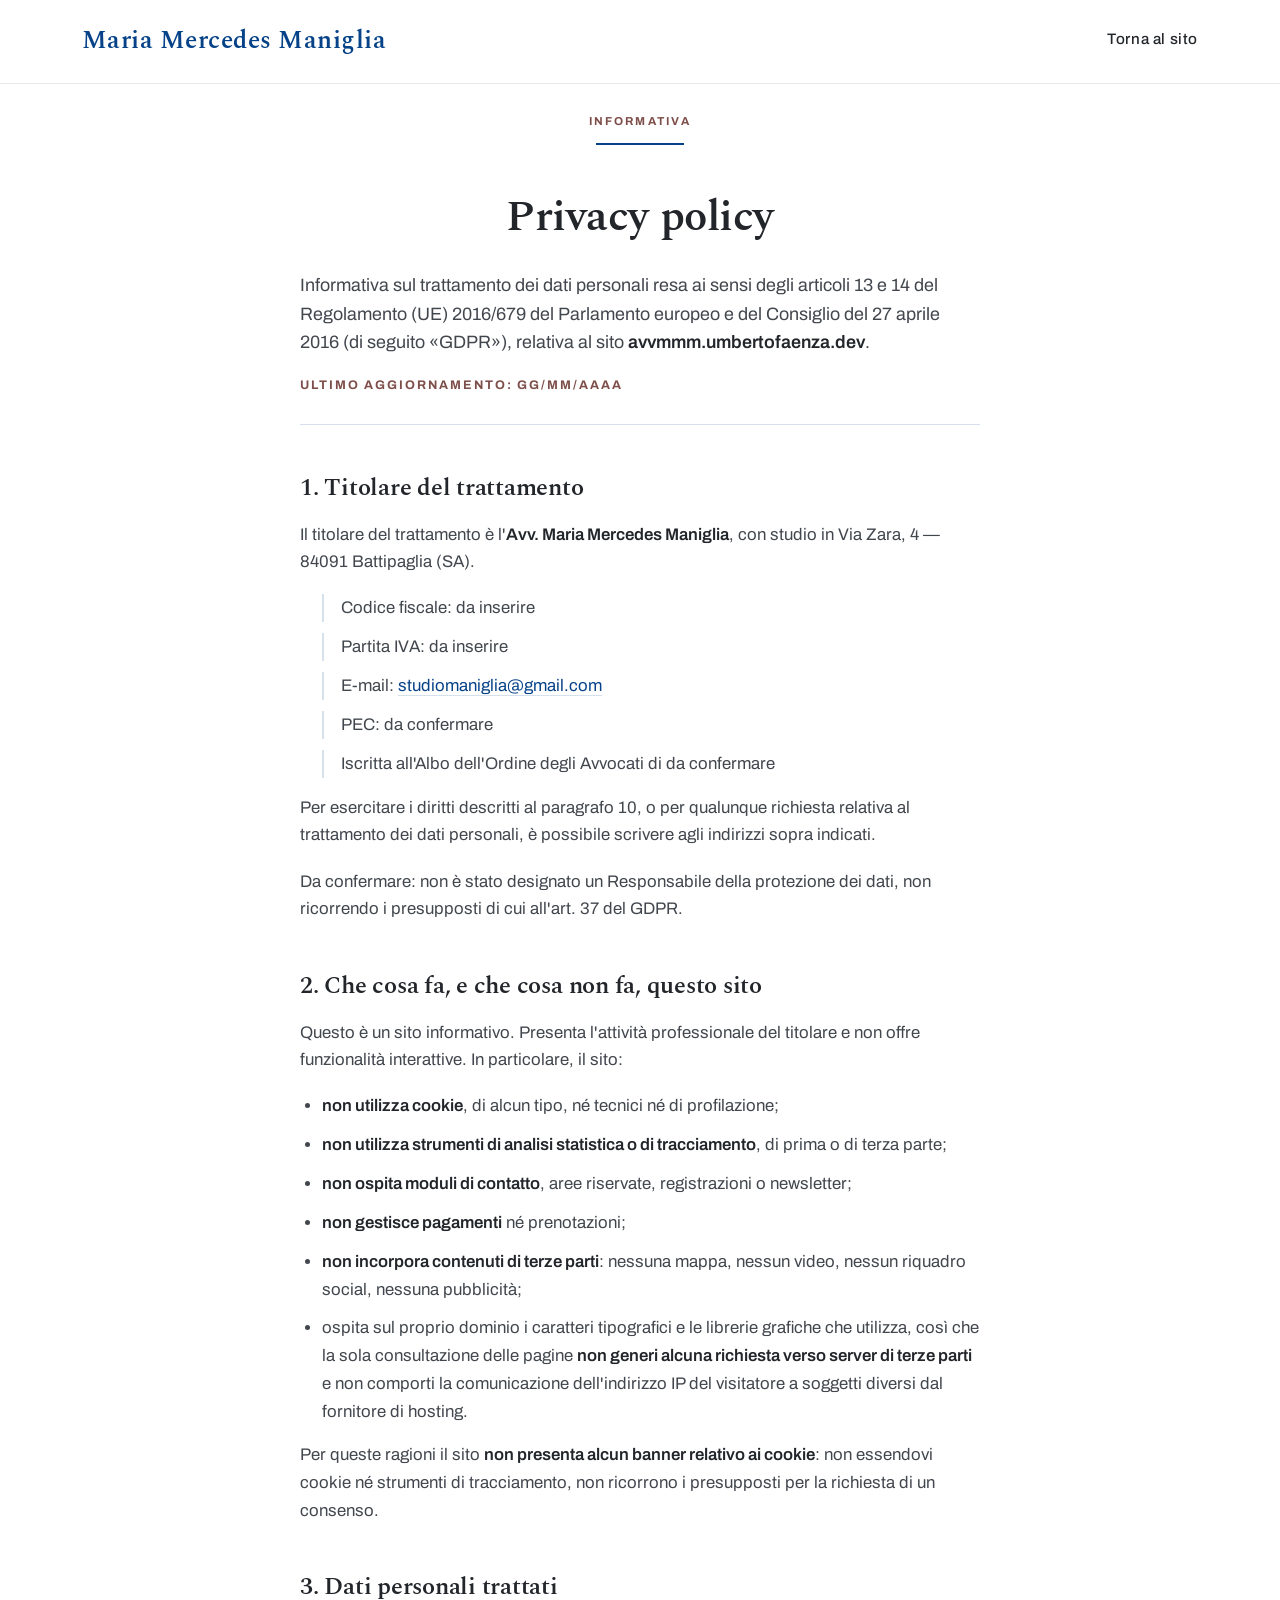
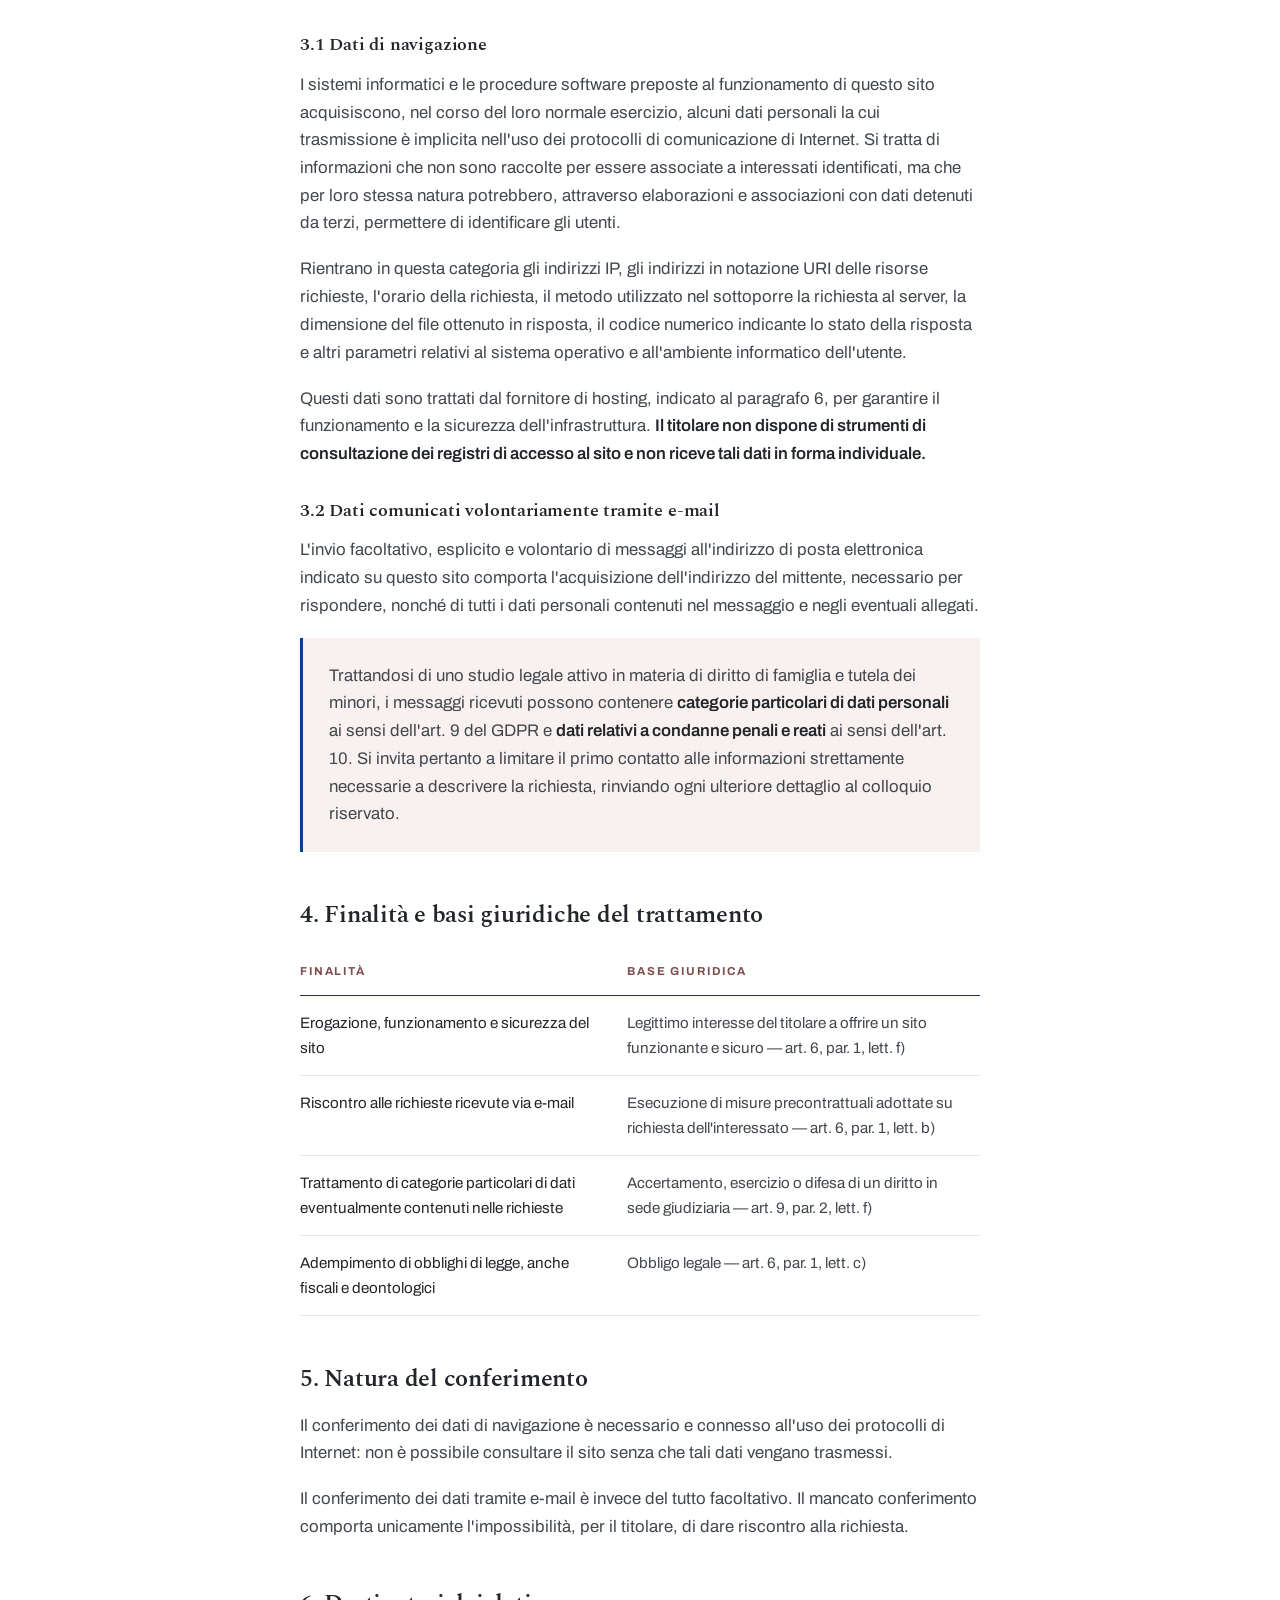
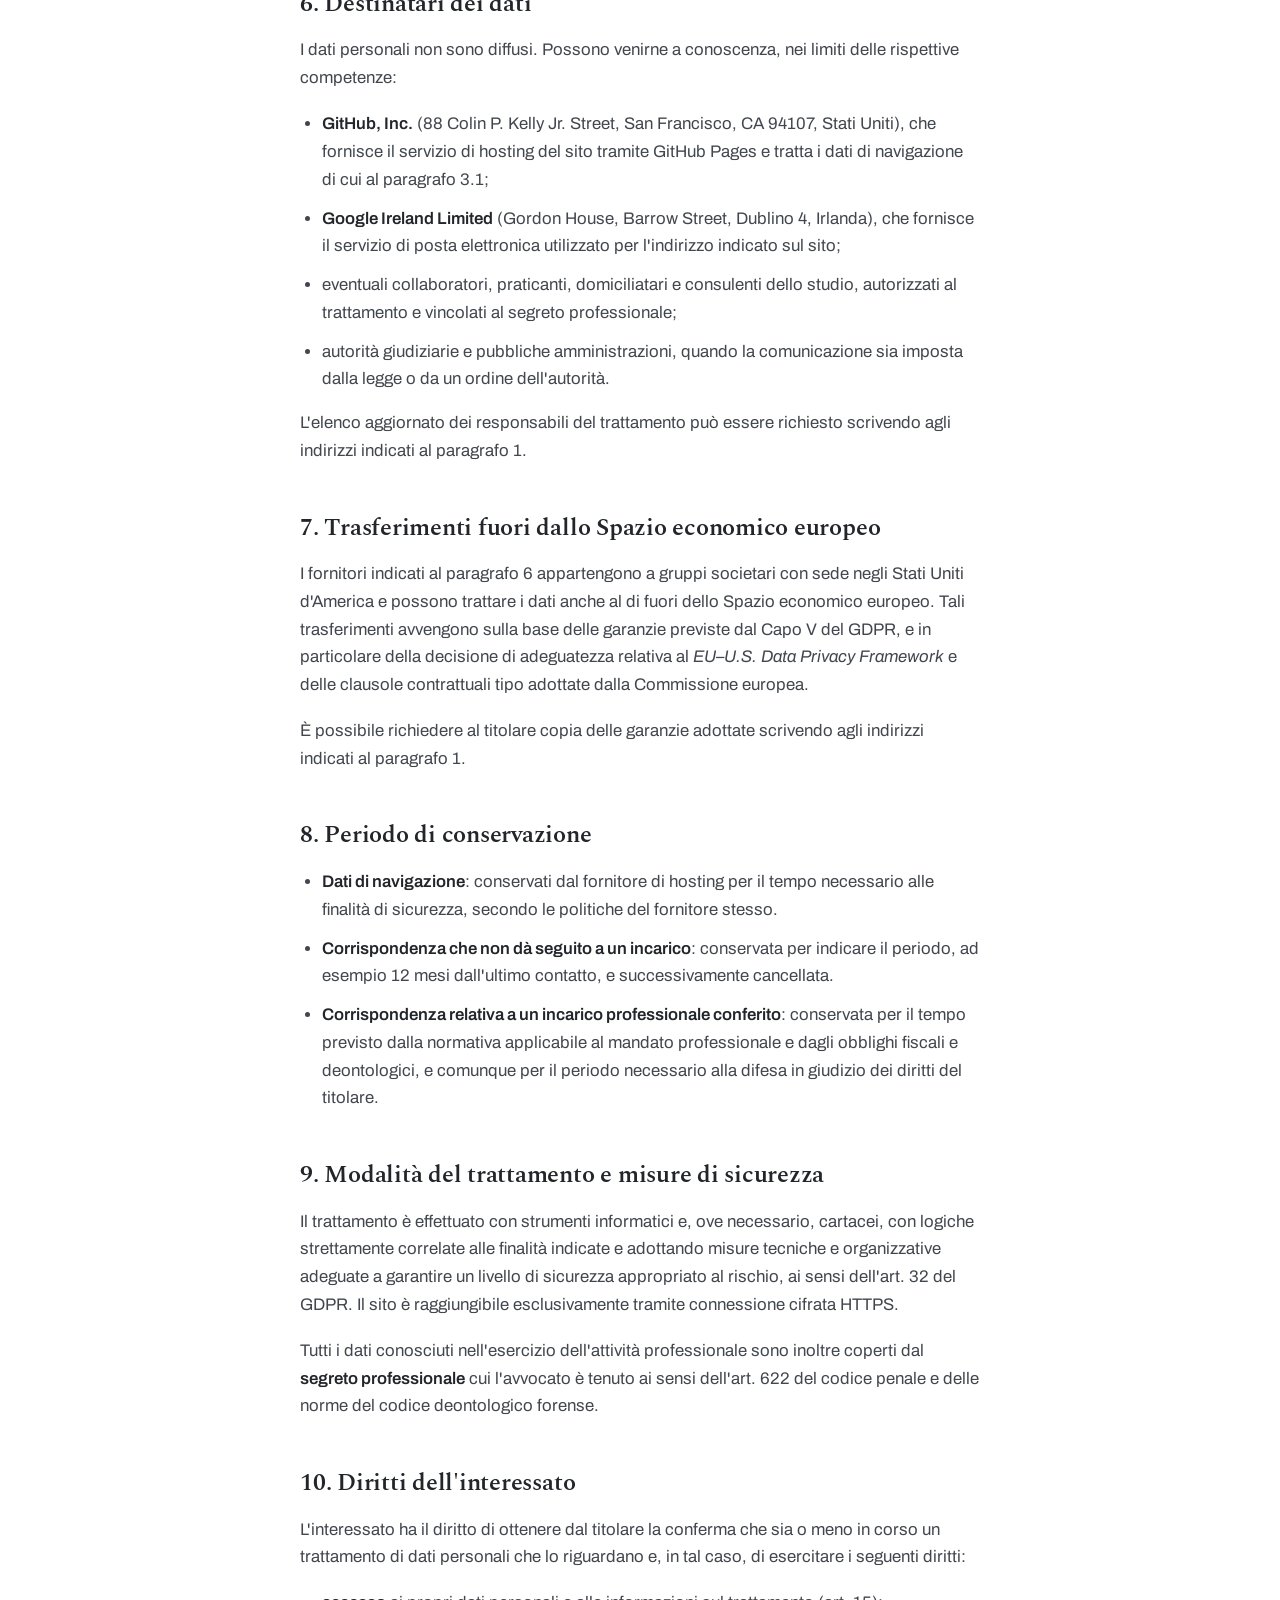
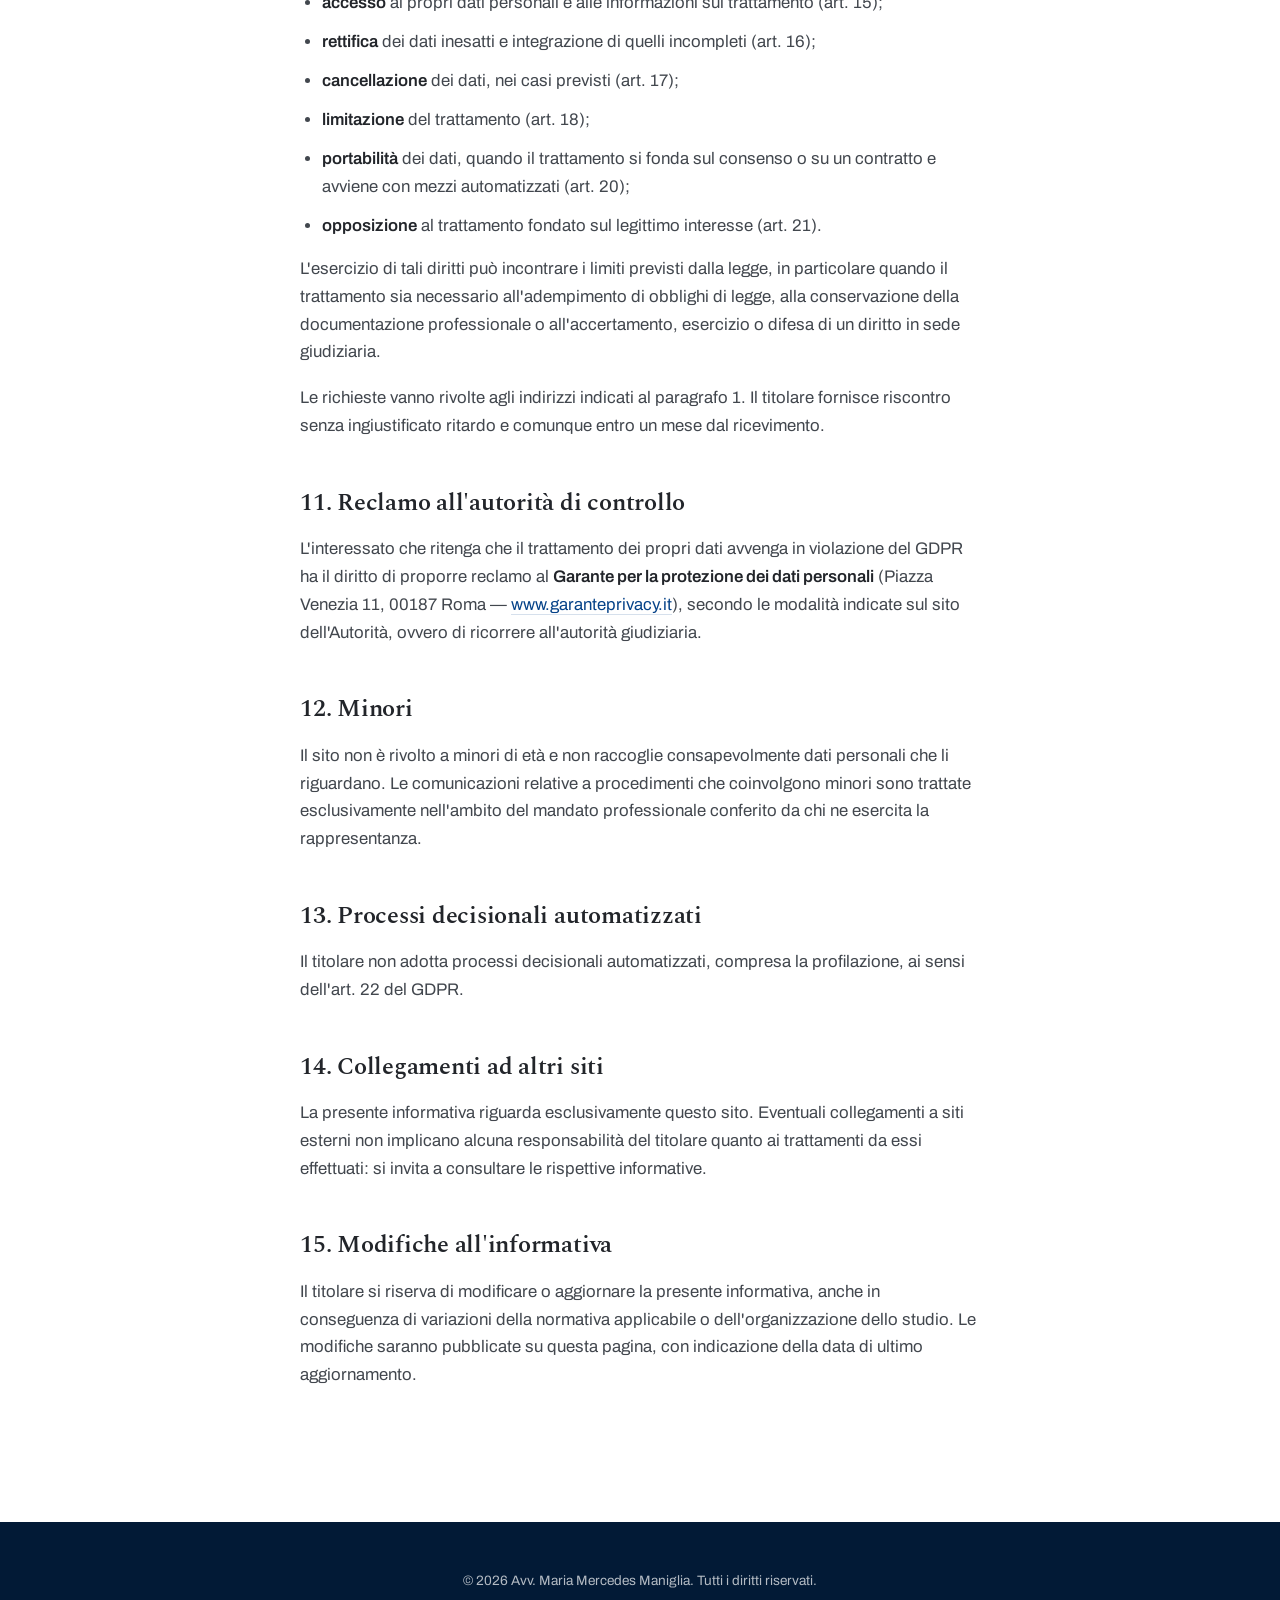
<file: privacy.html>
<!DOCTYPE html>
<html lang="it">

<head>
    <meta charset="UTF-8">
    <meta name="viewport" content="width=device-width, initial-scale=1.0">
    <title>Privacy policy &mdash; Avv. Maria Mercedes Maniglia</title>

    <!-- Percorsi assoluti come nella 404. Caratteri e Bootstrap sono ospitati
         qui, senza richieste a terze parti -->
    <link rel="stylesheet" href="/src/fonts/fonts.css">
    <link rel="stylesheet" href="/src/vendor/bootstrap.min.css">
    <link rel="stylesheet" href="/style.css">
</head>

<body>

    <a class="skip-link" href="#main">Vai al contenuto</a>

    <header>
        <nav class="navbar py-3">
            <div class="container-lg">
                <a class="navbar-brand brand" href="/">Maria Mercedes Maniglia</a>
                <a href="/" class="nav-link-custom">Torna al sito</a>
            </div>
        </nav>
    </header>

    <main id="main">
        <section class="sec sec--white sec--doc">
            <div class="container-lg">
                <div class="sec-head">
                    <p class="eyebrow">Informativa</p>
                    <span class="sec-rule" aria-hidden="true"></span>
                </div>

                <h1 class="sec-title">Privacy policy</h1>

                <div class="doc">

                    <p class="doc-intro">Informativa sul trattamento dei dati personali resa ai sensi degli articoli
                        13 e 14 del Regolamento (UE) 2016/679 del Parlamento europeo e del Consiglio del 27 aprile
                        2016 (di seguito &laquo;GDPR&raquo;), relativa al sito
                        <strong>avvmmm.umbertofaenza.dev</strong>.</p>

                    <p class="doc-data">Ultimo aggiornamento: <span class="da-completare">GG/MM/AAAA</span></p>

                    <h2>1. Titolare del trattamento</h2>

                    <p>Il titolare del trattamento &egrave; l'<strong>Avv. Maria Mercedes Maniglia</strong>, con
                        studio in Via Zara, 4 &mdash; 84091 Battipaglia (SA).</p>

                    <ul class="doc-dati">
                        <li>Codice fiscale: <span class="da-completare">da inserire</span></li>
                        <li>Partita IVA: <span class="da-completare">da inserire</span></li>
                        <li>E-mail: <a href="mailto:studiomaniglia@gmail.com">studiomaniglia@gmail.com</a></li>
                        <li>PEC: <span class="da-completare">da confermare</span></li>
                        <li>Iscritta all'Albo dell'Ordine degli Avvocati di
                            <span class="da-completare">da confermare</span></li>
                    </ul>

                    <p>Per esercitare i diritti descritti al paragrafo 10, o per qualunque richiesta relativa al
                        trattamento dei dati personali, &egrave; possibile scrivere agli indirizzi sopra indicati.</p>

                    <p><span class="da-completare">Da confermare:</span> non &egrave; stato designato un Responsabile
                        della protezione dei dati, non ricorrendo i presupposti di cui all'art. 37 del GDPR.</p>

                    <h2>2. Che cosa fa, e che cosa non fa, questo sito</h2>

                    <p>Questo &egrave; un sito informativo. Presenta l'attivit&agrave; professionale del titolare e
                        non offre funzionalit&agrave; interattive. In particolare, il sito:</p>

                    <ul>
                        <li><strong>non utilizza cookie</strong>, di alcun tipo, n&eacute; tecnici n&eacute; di
                            profilazione;</li>
                        <li><strong>non utilizza strumenti di analisi statistica o di tracciamento</strong>, di prima
                            o di terza parte;</li>
                        <li><strong>non ospita moduli di contatto</strong>, aree riservate, registrazioni o
                            newsletter;</li>
                        <li><strong>non gestisce pagamenti</strong> n&eacute; prenotazioni;</li>
                        <li><strong>non incorpora contenuti di terze parti</strong>: nessuna mappa, nessun video,
                            nessun riquadro social, nessuna pubblicit&agrave;;</li>
                        <li>ospita sul proprio dominio i caratteri tipografici e le librerie grafiche che utilizza,
                            cos&igrave; che la sola consultazione delle pagine <strong>non generi alcuna richiesta
                                verso server di terze parti</strong> e non comporti la comunicazione dell'indirizzo IP
                            del visitatore a soggetti diversi dal fornitore di hosting.</li>
                    </ul>

                    <p>Per queste ragioni il sito <strong>non presenta alcun banner relativo ai cookie</strong>: non
                        essendovi cookie n&eacute; strumenti di tracciamento, non ricorrono i presupposti per la
                        richiesta di un consenso.</p>

                    <h2>3. Dati personali trattati</h2>

                    <h3>3.1 Dati di navigazione</h3>

                    <p>I sistemi informatici e le procedure software preposte al funzionamento di questo sito
                        acquisiscono, nel corso del loro normale esercizio, alcuni dati personali la cui trasmissione
                        &egrave; implicita nell'uso dei protocolli di comunicazione di Internet. Si tratta di
                        informazioni che non sono raccolte per essere associate a interessati identificati, ma che per
                        loro stessa natura potrebbero, attraverso elaborazioni e associazioni con dati detenuti da
                        terzi, permettere di identificare gli utenti.</p>

                    <p>Rientrano in questa categoria gli indirizzi IP, gli indirizzi in notazione URI delle risorse
                        richieste, l'orario della richiesta, il metodo utilizzato nel sottoporre la richiesta al
                        server, la dimensione del file ottenuto in risposta, il codice numerico indicante lo stato
                        della risposta e altri parametri relativi al sistema operativo e all'ambiente informatico
                        dell'utente.</p>

                    <p>Questi dati sono trattati dal fornitore di hosting, indicato al paragrafo 6, per garantire il
                        funzionamento e la sicurezza dell'infrastruttura. <strong>Il titolare non dispone di strumenti
                            di consultazione dei registri di accesso al sito e non riceve tali dati in forma
                            individuale.</strong></p>

                    <h3>3.2 Dati comunicati volontariamente tramite e-mail</h3>

                    <p>L'invio facoltativo, esplicito e volontario di messaggi all'indirizzo di posta elettronica
                        indicato su questo sito comporta l'acquisizione dell'indirizzo del mittente, necessario per
                        rispondere, nonch&eacute; di tutti i dati personali contenuti nel messaggio e negli eventuali
                        allegati.</p>

                    <p class="doc-avviso">Trattandosi di uno studio legale attivo in materia di diritto di famiglia e
                        tutela dei minori, i messaggi ricevuti possono contenere <strong>categorie particolari di dati
                            personali</strong> ai sensi dell'art. 9 del GDPR e <strong>dati relativi a condanne penali
                            e reati</strong> ai sensi dell'art. 10. Si invita pertanto a limitare il primo contatto
                        alle informazioni strettamente necessarie a descrivere la richiesta, rinviando ogni ulteriore
                        dettaglio al colloquio riservato.</p>

                    <h2>4. Finalit&agrave; e basi giuridiche del trattamento</h2>

                    <div class="doc-tabella-wrap">
                        <table class="doc-tabella">
                            <thead>
                                <tr>
                                    <th>Finalit&agrave;</th>
                                    <th>Base giuridica</th>
                                </tr>
                            </thead>
                            <tbody>
                                <tr>
                                    <td>Erogazione, funzionamento e sicurezza del sito</td>
                                    <td>Legittimo interesse del titolare a offrire un sito funzionante e sicuro
                                        &mdash; art. 6, par. 1, lett. f)</td>
                                </tr>
                                <tr>
                                    <td>Riscontro alle richieste ricevute via e-mail</td>
                                    <td>Esecuzione di misure precontrattuali adottate su richiesta dell'interessato
                                        &mdash; art. 6, par. 1, lett. b)</td>
                                </tr>
                                <tr>
                                    <td>Trattamento di categorie particolari di dati eventualmente contenuti nelle
                                        richieste</td>
                                    <td>Accertamento, esercizio o difesa di un diritto in sede giudiziaria
                                        &mdash; art. 9, par. 2, lett. f)</td>
                                </tr>
                                <tr>
                                    <td>Adempimento di obblighi di legge, anche fiscali e deontologici</td>
                                    <td>Obbligo legale &mdash; art. 6, par. 1, lett. c)</td>
                                </tr>
                            </tbody>
                        </table>
                    </div>

                    <h2>5. Natura del conferimento</h2>

                    <p>Il conferimento dei dati di navigazione &egrave; necessario e connesso all'uso dei protocolli
                        di Internet: non &egrave; possibile consultare il sito senza che tali dati vengano
                        trasmessi.</p>

                    <p>Il conferimento dei dati tramite e-mail &egrave; invece del tutto facoltativo. Il mancato
                        conferimento comporta unicamente l'impossibilit&agrave;, per il titolare, di dare riscontro
                        alla richiesta.</p>

                    <h2>6. Destinatari dei dati</h2>

                    <p>I dati personali non sono diffusi. Possono venirne a conoscenza, nei limiti delle rispettive
                        competenze:</p>

                    <ul>
                        <li><strong>GitHub, Inc.</strong> (88 Colin P. Kelly Jr. Street, San Francisco, CA 94107,
                            Stati Uniti), che fornisce il servizio di hosting del sito tramite GitHub Pages e tratta
                            i dati di navigazione di cui al paragrafo 3.1;</li>
                        <li><strong>Google Ireland Limited</strong> (Gordon House, Barrow Street, Dublino 4,
                            Irlanda), che fornisce il servizio di posta elettronica utilizzato per l'indirizzo
                            indicato sul sito;</li>
                        <li>eventuali collaboratori, praticanti, domiciliatari e consulenti dello studio, autorizzati
                            al trattamento e vincolati al segreto professionale;</li>
                        <li>autorit&agrave; giudiziarie e pubbliche amministrazioni, quando la comunicazione sia
                            imposta dalla legge o da un ordine dell'autorit&agrave;.</li>
                    </ul>

                    <p>L'elenco aggiornato dei responsabili del trattamento pu&ograve; essere richiesto scrivendo agli
                        indirizzi indicati al paragrafo 1.</p>

                    <h2>7. Trasferimenti fuori dallo Spazio economico europeo</h2>

                    <p>I fornitori indicati al paragrafo 6 appartengono a gruppi societari con sede negli Stati Uniti
                        d'America e possono trattare i dati anche al di fuori dello Spazio economico europeo. Tali
                        trasferimenti avvengono sulla base delle garanzie previste dal Capo V del GDPR, e in
                        particolare della decisione di adeguatezza relativa al <em>EU&ndash;U.S. Data Privacy
                            Framework</em> e delle clausole contrattuali tipo adottate dalla Commissione europea.</p>

                    <p>&Egrave; possibile richiedere al titolare copia delle garanzie adottate scrivendo agli
                        indirizzi indicati al paragrafo 1.</p>

                    <h2>8. Periodo di conservazione</h2>

                    <ul>
                        <li><strong>Dati di navigazione</strong>: conservati dal fornitore di hosting per il tempo
                            necessario alle finalit&agrave; di sicurezza, secondo le politiche del fornitore
                            stesso.</li>
                        <li><strong>Corrispondenza che non d&agrave; seguito a un incarico</strong>: conservata per
                            <span class="da-completare">indicare il periodo, ad esempio 12 mesi</span> dall'ultimo
                            contatto, e successivamente cancellata.</li>
                        <li><strong>Corrispondenza relativa a un incarico professionale conferito</strong>: conservata
                            per il tempo previsto dalla normativa applicabile al mandato professionale e dagli
                            obblighi fiscali e deontologici, e comunque per il periodo necessario alla difesa in
                            giudizio dei diritti del titolare.</li>
                    </ul>

                    <h2>9. Modalit&agrave; del trattamento e misure di sicurezza</h2>

                    <p>Il trattamento &egrave; effettuato con strumenti informatici e, ove necessario, cartacei, con
                        logiche strettamente correlate alle finalit&agrave; indicate e adottando misure tecniche e
                        organizzative adeguate a garantire un livello di sicurezza appropriato al rischio, ai sensi
                        dell'art. 32 del GDPR. Il sito &egrave; raggiungibile esclusivamente tramite connessione
                        cifrata HTTPS.</p>

                    <p>Tutti i dati conosciuti nell'esercizio dell'attivit&agrave; professionale sono inoltre coperti
                        dal <strong>segreto professionale</strong> cui l'avvocato &egrave; tenuto ai sensi dell'art.
                        622 del codice penale e delle norme del codice deontologico forense.</p>

                    <h2>10. Diritti dell'interessato</h2>

                    <p>L'interessato ha il diritto di ottenere dal titolare la conferma che sia o meno in corso un
                        trattamento di dati personali che lo riguardano e, in tal caso, di esercitare i seguenti
                        diritti:</p>

                    <ul>
                        <li><strong>accesso</strong> ai propri dati personali e alle informazioni sul trattamento
                            (art. 15);</li>
                        <li><strong>rettifica</strong> dei dati inesatti e integrazione di quelli incompleti
                            (art. 16);</li>
                        <li><strong>cancellazione</strong> dei dati, nei casi previsti (art. 17);</li>
                        <li><strong>limitazione</strong> del trattamento (art. 18);</li>
                        <li><strong>portabilit&agrave;</strong> dei dati, quando il trattamento si fonda sul consenso
                            o su un contratto e avviene con mezzi automatizzati (art. 20);</li>
                        <li><strong>opposizione</strong> al trattamento fondato sul legittimo interesse
                            (art. 21).</li>
                    </ul>

                    <p>L'esercizio di tali diritti pu&ograve; incontrare i limiti previsti dalla legge, in particolare
                        quando il trattamento sia necessario all'adempimento di obblighi di legge, alla conservazione
                        della documentazione professionale o all'accertamento, esercizio o difesa di un diritto in
                        sede giudiziaria.</p>

                    <p>Le richieste vanno rivolte agli indirizzi indicati al paragrafo 1. Il titolare fornisce
                        riscontro senza ingiustificato ritardo e comunque entro un mese dal ricevimento.</p>

                    <h2>11. Reclamo all'autorit&agrave; di controllo</h2>

                    <p>L'interessato che ritenga che il trattamento dei propri dati avvenga in violazione del GDPR ha
                        il diritto di proporre reclamo al <strong>Garante per la protezione dei dati
                            personali</strong> (Piazza Venezia 11, 00187 Roma &mdash;
                        <a href="https://www.garanteprivacy.it" rel="noopener">www.garanteprivacy.it</a>), secondo le
                        modalit&agrave; indicate sul sito dell'Autorit&agrave;, ovvero di ricorrere
                        all'autorit&agrave; giudiziaria.</p>

                    <h2>12. Minori</h2>

                    <p>Il sito non &egrave; rivolto a minori di et&agrave; e non raccoglie consapevolmente dati
                        personali che li riguardano. Le comunicazioni relative a procedimenti che coinvolgono minori
                        sono trattate esclusivamente nell'ambito del mandato professionale conferito da chi ne
                        esercita la rappresentanza.</p>

                    <h2>13. Processi decisionali automatizzati</h2>

                    <p>Il titolare non adotta processi decisionali automatizzati, compresa la profilazione, ai sensi
                        dell'art. 22 del GDPR.</p>

                    <h2>14. Collegamenti ad altri siti</h2>

                    <p>La presente informativa riguarda esclusivamente questo sito. Eventuali collegamenti a siti
                        esterni non implicano alcuna responsabilit&agrave; del titolare quanto ai trattamenti da essi
                        effettuati: si invita a consultare le rispettive informative.</p>

                    <h2>15. Modifiche all'informativa</h2>

                    <p>Il titolare si riserva di modificare o aggiornare la presente informativa, anche in
                        conseguenza di variazioni della normativa applicabile o dell'organizzazione dello studio. Le
                        modifiche saranno pubblicate su questa pagina, con indicazione della data di ultimo
                        aggiornamento.</p>

                </div>
            </div>
        </section>
    </main>

    <footer>
        <div class="container-lg">
            <p>&copy; 2026 Avv. Maria Mercedes Maniglia. Tutti i diritti riservati.</p>
        </div>
    </footer>

</body>

</html>
</file>
<file: src/fonts/fonts.css>
/* Caratteri ospitati sul sito, non caricati da Google.
   Generato dal CSS di fonts.googleapis.com tenendo i soli sottoinsiemi
   latin e latin-ext: gli altri (cyrillic, cyrillic-ext, vietnamese) non
   servono a un sito in italiano e pesavano senza essere mai usati.
   Percorsi assoluti: /404.html viene servita a URL arbitrari.
   Per aggiornare i caratteri, riscaricare da Google e rifare questo file. */

@font-face {
  font-family: 'Archivo';
  font-style: italic;
  font-weight: 400;
  font-stretch: 100%;
  font-display: swap;
  src: url(/src/fonts/archivo-italic-400-latin-ext.woff2) format('woff2');
  unicode-range: U+0100-02BA, U+02BD-02C5, U+02C7-02CC, U+02CE-02D7, U+02DD-02FF, U+0304, U+0308, U+0329, U+1D00-1DBF, U+1E00-1E9F, U+1EF2-1EFF, U+2020, U+20A0-20AB, U+20AD-20C0, U+2113, U+2C60-2C7F, U+A720-A7FF;
}
@font-face {
  font-family: 'Archivo';
  font-style: italic;
  font-weight: 400;
  font-stretch: 100%;
  font-display: swap;
  src: url(/src/fonts/archivo-italic-400-latin.woff2) format('woff2');
  unicode-range: U+0000-00FF, U+0131, U+0152-0153, U+02BB-02BC, U+02C6, U+02DA, U+02DC, U+0304, U+0308, U+0329, U+2000-206F, U+20AC, U+2122, U+2191, U+2193, U+2212, U+2215, U+FEFF, U+FFFD;
}
@font-face {
  font-family: 'Archivo';
  font-style: normal;
  font-weight: 400 700;
  font-stretch: 100%;
  font-display: swap;
  src: url(/src/fonts/archivo-normal-400-700-latin-ext.woff2) format('woff2');
  unicode-range: U+0100-02BA, U+02BD-02C5, U+02C7-02CC, U+02CE-02D7, U+02DD-02FF, U+0304, U+0308, U+0329, U+1D00-1DBF, U+1E00-1E9F, U+1EF2-1EFF, U+2020, U+20A0-20AB, U+20AD-20C0, U+2113, U+2C60-2C7F, U+A720-A7FF;
}
@font-face {
  font-family: 'Archivo';
  font-style: normal;
  font-weight: 400 700;
  font-stretch: 100%;
  font-display: swap;
  src: url(/src/fonts/archivo-normal-400-700-latin.woff2) format('woff2');
  unicode-range: U+0000-00FF, U+0131, U+0152-0153, U+02BB-02BC, U+02C6, U+02DA, U+02DC, U+0304, U+0308, U+0329, U+2000-206F, U+20AC, U+2122, U+2191, U+2193, U+2212, U+2215, U+FEFF, U+FFFD;
}
@font-face {
  font-family: 'Spectral';
  font-style: italic;
  font-weight: 400;
  font-display: swap;
  src: url(/src/fonts/spectral-italic-400-latin-ext.woff2) format('woff2');
  unicode-range: U+0100-02BA, U+02BD-02C5, U+02C7-02CC, U+02CE-02D7, U+02DD-02FF, U+0304, U+0308, U+0329, U+1D00-1DBF, U+1E00-1E9F, U+1EF2-1EFF, U+2020, U+20A0-20AB, U+20AD-20C0, U+2113, U+2C60-2C7F, U+A720-A7FF;
}
@font-face {
  font-family: 'Spectral';
  font-style: italic;
  font-weight: 400;
  font-display: swap;
  src: url(/src/fonts/spectral-italic-400-latin.woff2) format('woff2');
  unicode-range: U+0000-00FF, U+0131, U+0152-0153, U+02BB-02BC, U+02C6, U+02DA, U+02DC, U+0304, U+0308, U+0329, U+2000-206F, U+20AC, U+2122, U+2191, U+2193, U+2212, U+2215, U+FEFF, U+FFFD;
}
@font-face {
  font-family: 'Spectral';
  font-style: normal;
  font-weight: 400;
  font-display: swap;
  src: url(/src/fonts/spectral-normal-400-latin-ext.woff2) format('woff2');
  unicode-range: U+0100-02BA, U+02BD-02C5, U+02C7-02CC, U+02CE-02D7, U+02DD-02FF, U+0304, U+0308, U+0329, U+1D00-1DBF, U+1E00-1E9F, U+1EF2-1EFF, U+2020, U+20A0-20AB, U+20AD-20C0, U+2113, U+2C60-2C7F, U+A720-A7FF;
}
@font-face {
  font-family: 'Spectral';
  font-style: normal;
  font-weight: 400;
  font-display: swap;
  src: url(/src/fonts/spectral-normal-400-latin.woff2) format('woff2');
  unicode-range: U+0000-00FF, U+0131, U+0152-0153, U+02BB-02BC, U+02C6, U+02DA, U+02DC, U+0304, U+0308, U+0329, U+2000-206F, U+20AC, U+2122, U+2191, U+2193, U+2212, U+2215, U+FEFF, U+FFFD;
}
@font-face {
  font-family: 'Spectral';
  font-style: normal;
  font-weight: 600;
  font-display: swap;
  src: url(/src/fonts/spectral-normal-600-latin-ext.woff2) format('woff2');
  unicode-range: U+0100-02BA, U+02BD-02C5, U+02C7-02CC, U+02CE-02D7, U+02DD-02FF, U+0304, U+0308, U+0329, U+1D00-1DBF, U+1E00-1E9F, U+1EF2-1EFF, U+2020, U+20A0-20AB, U+20AD-20C0, U+2113, U+2C60-2C7F, U+A720-A7FF;
}
@font-face {
  font-family: 'Spectral';
  font-style: normal;
  font-weight: 600;
  font-display: swap;
  src: url(/src/fonts/spectral-normal-600-latin.woff2) format('woff2');
  unicode-range: U+0000-00FF, U+0131, U+0152-0153, U+02BB-02BC, U+02C6, U+02DA, U+02DC, U+0304, U+0308, U+0329, U+2000-206F, U+20AC, U+2122, U+2191, U+2193, U+2212, U+2215, U+FEFF, U+FFFD;
}
</file>
<file: style.css>
/* =========================================================
   Avv. Maria Mercedes Maniglia — variante "documento"
   Nessuna colonna di margine: la struttura è orizzontale.
   Ogni sezione si apre con un filetto-capitolo che si riempie
   di blu man mano che la pagina avanza.
   ========================================================= */

:root {
    --ink: #054288;
    --ink-deep: #021a36;

    --text-main: #22252A;
    --text-body: #42474E;

    --white: #ffffff;
    /* rosa appena accennato, dalla carta del biglietto da visita */
    --paper: #F8F1EF;
    --paper-deep: #F0E6E3;

    /* bruno-rosato, stessa famiglia della carta */
    --accent: #7E4F4A;

    --rule: rgba(5, 66, 136, 0.16);
    --rule-soft: rgba(34, 37, 42, 0.10);

    --font-display: 'Spectral', Georgia, serif;
    --font-body: 'Archivo', system-ui, sans-serif;

    --sec-pad: clamp(4.5rem, 9vw, 8rem);
    --ease: cubic-bezier(0.22, 0.61, 0.36, 1);
}

/* ---------- Base ---------- */

html {
    scroll-behavior: smooth;
}

@media (prefers-reduced-motion: reduce) {
    html {
        scroll-behavior: auto;
    }

    *,
    *::before,
    *::after {
        animation-duration: 0.01ms !important;
        transition-duration: 0.01ms !important;
    }

    /* regola separata di proposito: ::details-content non rientra in
       *::before/::after, e messo nella lista qui sopra invaliderebbe
       l'intero selettore sui browser che non lo conoscono */
    details::details-content {
        transition-duration: 0.01ms !important;
    }
}

body {
    font-family: var(--font-body);
    font-size: 1.05rem;
    line-height: 1.65;
    color: var(--text-body);
    background-color: var(--white);
    -webkit-font-smoothing: antialiased;
}

h1,
h2,
h3,
h4 {
    font-family: var(--font-display);
    font-weight: 600;
    color: var(--text-main);
    letter-spacing: -0.01em;
}

p {
    color: var(--text-body);
}

strong {
    color: var(--text-main);
    font-weight: 600;
}

a {
    color: var(--ink);
}

a:focus-visible,
button:focus-visible {
    outline: 2px solid var(--ink);
    outline-offset: 3px;
    border-radius: 2px;
}

.skip-link {
    position: absolute;
    left: -9999px;
    top: 0;
    z-index: 2000;
    padding: 12px 20px;
    background: var(--ink);
    color: #fff;
    text-decoration: none;
    font-weight: 600;
}

.skip-link:focus {
    left: 12px;
    top: 12px;
}

/* ---------- Navbar ---------- */

header {
    position: fixed;
    top: 0;
    width: 100%;
    z-index: 1000;
    background-color: rgba(255, 255, 255, 0.94);
    backdrop-filter: blur(10px);
    border-bottom: 1px solid var(--rule-soft);
}

.brand {
    font-family: var(--font-display);
    font-size: 1.25rem;
    font-weight: 600;
    letter-spacing: 0.02em;
    color: var(--ink);
    text-decoration: none;
}

.brand:hover {
    color: var(--ink);
}

.nav-link-custom {
    font-family: var(--font-body);
    /* nel menu a tendina il tocco e' piu' comodo con un corpo pieno */
    font-size: 1rem;
    font-weight: 500;
    letter-spacing: 0.04em;
    color: var(--text-main);
    text-decoration: none;
    padding-bottom: 2px;
    border-bottom: 1px solid transparent;
    transition: border-color 0.25s var(--ease), color 0.25s var(--ease);
}

.nav-link-custom:hover {
    color: var(--ink);
    border-bottom-color: var(--ink);
}

.navbar-toggler:focus {
    box-shadow: none;
}

/* Menu a tendina: area di tocco piena, almeno 44px per voce */
@media (max-width: 991.98px) {
    .nav-link-custom {
        display: block;
        padding: 0.6rem 0;
    }
}

/* Da qui la navbar e' su una riga sola: cresce in due tempi, perche'
   fra 992 e 1199 il contenitore si stringe a 960px */
@media (min-width: 992px) {
    .brand {
        font-size: 1.4rem;
    }

    .nav-link-custom {
        font-size: 0.88rem;
    }
}

@media (min-width: 1200px) {
    .brand {
        font-size: 1.55rem;
    }

    .nav-link-custom {
        font-size: 0.95rem;
    }
}

/* ---------- Sezioni ---------- */

/* Bootstrap porterebbe il contenitore a 1320px: troppo per una colonna
   di testo leggibile, lascerebbe vuoto strutturale ai lati */
@media (min-width: 1400px) {
    .container-lg {
        max-width: 1140px;
    }
}

.sec {
    padding: var(--sec-pad) 0;
}

/* l'header e' fisso: senza questo margine il sopratitolo della sezione
   raggiunta da un'ancora finisce appiccicato al bordo inferiore */
.sec[id] {
    scroll-margin-top: 1.5rem;
}

.sec--white {
    background-color: var(--white);
}

.sec--paper {
    background-color: var(--paper);
}

.sec--hero {
    background: linear-gradient(180deg, var(--paper) 0%, var(--paper-deep) 100%);
    padding-top: clamp(9rem, 16vw, 13rem);
}

/* Di norma a separare le sezioni basta l'alternanza dei fondi. Dove due
   sezioni adiacenti condividono il tono - oggi solo #genitorialita e
   #consulenze, che sono le due offerte prenotabili e stanno insieme di
   proposito - il confine lo segna un filetto. Scritto come condizione e non
   sul singolo id: se la coppia cambia o si scioglie, il filetto la segue.
   Il padding delle due sezioni lo lascia simmetrico, 128px sopra e sotto */
.sec--white + .sec--white > .container-lg,
.sec--paper + .sec--paper > .container-lg {
    position: relative;
}

/* Sta sul contenitore e non sulla sezione, che e' a tutta pagina: cosi' il
   filetto e' largo quanto il testo, come quelli dentro #percorso e #contatti.
   Risalito di --sec-pad, cioe' esattamente il padding della sezione, per
   cadere sul confine invece che sopra il sopratitolo */
.sec--white + .sec--white > .container-lg::before,
.sec--paper + .sec--paper > .container-lg::before {
    content: '';
    position: absolute;
    top: calc(-1 * var(--sec-pad));
    /* rientro pari al padding di .container-lg, che e' meta' della gutter di
       Bootstrap: cosi' il filetto e' largo quanto il testo e non quanto la
       scatola. Se quel padding cambia, va cambiato anche qui */
    left: 12px;
    right: 12px;
    height: 1px;
    background-color: var(--rule);
}

/* sotto i 992 il contenitore passa a 24px di padding, vedi in fondo al foglio */
@media (max-width: 991px) {

    .sec--white + .sec--white > .container-lg::before,
    .sec--paper + .sec--paper > .container-lg::before {
        left: 24px;
        right: 24px;
    }
}

/* ---------- Filetto-capitolo ---------- */

.sec-head {
    display: flex;
    flex-direction: column;
    align-items: center;
    gap: 0.9rem;
    margin-bottom: clamp(2rem, 4vw, 3rem);
}

/* Solo il segmento pieno sotto il sopratitolo, identico in ogni sezione */
.sec-rule {
    width: 88px;
    height: 2px;
    background-color: var(--ink);
}

/* ---------- Tipografia ---------- */

.eyebrow {
    margin: 0;
    font-family: var(--font-body);
    font-size: 0.72rem;
    font-weight: 700;
    line-height: 1.2;
    letter-spacing: 0.18em;
    text-transform: uppercase;
    color: var(--accent);
}

.display-name {
    margin: 0.75rem auto 1.5rem;
    font-size: clamp(2.4rem, 6.5vw, 4.6rem);
    line-height: 1.05;
    letter-spacing: -0.025em;
    color: var(--ink);
    max-width: 16ch;
}

/* il margine sotto serviva a staccare il bottone dell'hero, tolto su
   richiesta della cliente. Con :last-child torna da solo se il bottone
   viene rimesso, invece di restare uno spazio orfano */
.lede:last-child {
    margin-bottom: 0;
}

.lede {
    max-width: 34ch;
    margin: 0 auto 2.75rem;
    font-family: var(--font-display);
    font-size: clamp(1.25rem, 2.4vw, 1.7rem);
    font-style: italic;
    font-weight: 400;
    line-height: 1.35;
    color: var(--text-main);
}

.sec-title {
    margin: 0 auto 1.75rem;
    font-size: clamp(1.9rem, 3.8vw, 2.7rem);
    line-height: 1.15;
    max-width: 24ch;
    text-align: center;
}

.sub-title {
    margin: 3.5rem 0 0;
    font-size: 1.35rem;
    text-align: center;
}

/* Blocco centrato, testo allineato a sinistra: il vuoto simmetrico
   si legge come margine, il testo resta scorrevole */
.measure {
    max-width: 62ch;
    margin-inline: auto;
}

.measure p {
    margin-bottom: 1.25rem;
}

.measure p:last-child {
    margin-bottom: 0;
}

.measure--center {
    text-align: center;
}

/* Paragrafo singolo: corpo più grande, così la stessa quantità di testo
   occupa più larghezza senza allungare la riga in caratteri */
.measure--lead {
    max-width: 78ch;
    font-size: 1.18rem;
    line-height: 1.6;
}

/* ---------- Hero ---------- */

.sec--hero .container-lg {
    text-align: center;
}

/* ---------- Bottone ---------- */

.btn-ink {
    display: inline-block;
    padding: 14px 32px;
    background-color: var(--ink);
    color: #fff;
    font-family: var(--font-body);
    font-size: 0.85rem;
    font-weight: 600;
    letter-spacing: 0.06em;
    text-decoration: none;
    border: 1px solid var(--ink);
    transition: background-color 0.25s var(--ease), color 0.25s var(--ease);
}

.btn-ink:hover {
    background-color: transparent;
    color: var(--ink);
}

/* ---------- Consulenze: testo a sinistra, operativo a destra ---------- */

.consulenze-grid {
    display: grid;
    grid-template-columns: minmax(0, 1fr);
    gap: 3rem;
}

.consulenze-testo p {
    font-size: 1.18rem;
    line-height: 1.6;
    margin-bottom: 1.25rem;
}

.consulenze-testo p:last-of-type {
    margin-bottom: 0;
}

/* A colonna singola l'introduttivo si allinea a quelli di percorso e contatti:
   stesso 78ch e stesso centraggio di .measure--lead + .measure--center, che
   qui non si possono riusare come classi perche' a due colonne il testo torna
   a sinistra. Il 78ch e' calcolato sul font del paragrafo, 1.18rem: sono gli
   stessi 858px degli altri due. Se un giorno si stringe .measure--lead verso
   i 90 caratteri, questa regola va stretta insieme. */
@media (max-width: 991px) {
    .consulenze-testo p {
        max-width: 78ch;
        margin-inline: auto;
        text-align: center;
    }

    /* A tutta larghezza il chevron finiva a 682px dal titolo che apre, mentre
       il contenuto della riga ne occupa 262, e il testo dei passi girava a
       ~100 caratteri. 62ch e' la misura di lettura del progetto e riavvicina
       l'accordion ai ~518px che ha nella colonna desktop */
    .consulenze-operativo {
        max-width: 62ch;
        margin-inline: auto;
    }

    /* da inline-block a blocco a larghezza contenuto: si centra da solo
       senza dover centrare il testo del contenitore */
    .consulenze-operativo .btn-ink {
        display: block;
        width: fit-content;
        margin-inline: auto;
    }
}

.consulenze-operativo .btn-ink {
    margin-top: 2.25rem;
}

@media (min-width: 992px) {
    .consulenze-grid {
        grid-template-columns: minmax(0, 1fr) minmax(0, 1fr);
        column-gap: clamp(3rem, 6vw, 5rem);
    }

    /* i due titoli aprono le rispettive colonne, non la sezione */
    .consulenze-testo .sec-title {
        margin-left: 0;
        text-align: left;
        max-width: 18ch;
    }

    .consulenze-operativo .sub-title {
        margin-top: 0;
        text-align: left;
    }
}

/* ---------- Passi a scomparsa ---------- */

.passi {
    margin-top: 1.75rem;
}

.passi details {
    border-top: 1px solid var(--rule-soft);
}

.passi details:last-of-type {
    border-bottom: 1px solid var(--rule-soft);
}

.passi summary {
    display: flex;
    align-items: baseline;
    gap: 1.15rem;
    padding: 1.15rem 0;
    cursor: pointer;
    /* toglie il triangolino nativo, sostituito dal chevron sotto */
    list-style: none;
}

.passi summary::-webkit-details-marker {
    display: none;
}

.passi summary:focus-visible {
    outline: 2px solid var(--ink);
    outline-offset: 3px;
}

.passo-num {
    flex: none;
    font-family: var(--font-display);
    font-size: 1.35rem;
    font-weight: 600;
    line-height: 1;
    color: var(--ink);
}

.passo-titolo {
    font-family: var(--font-display);
    font-size: 1.2rem;
    font-weight: 600;
    line-height: 1.3;
    color: var(--text-main);
}

.passi summary::after {
    content: '';
    flex: none;
    align-self: center;
    width: 9px;
    height: 9px;
    margin-left: auto;
    border-right: 1.5px solid var(--ink);
    border-bottom: 1.5px solid var(--ink);
    transform: translateY(-2px) rotate(45deg);
    transition: transform 0.25s var(--ease);
}

.passi details[open] summary::after {
    transform: translateY(2px) rotate(225deg);
}

.passo-corpo {
    padding: 0 0 1.35rem;
}

/* Il rientro allinea il testo al titolo del passo: 1.35rem del numero piu'
   1.15rem del gap del summary. Da 768 in su e' giusto, sotto sono 40px su
   342, il 12% della larghezza sottratto al testo piu' operativo del sito */
@media (min-width: 768px) {
    .passo-corpo {
        padding-left: calc(1.35rem + 1.15rem);
    }
}

/* Apertura morbida. Dove il browser non supporta ::details-content
   l'accordion resta istantaneo, come prima: nessuna regressione.
   Il vantaggio rispetto al JS e' che anima anche la chiusura
   automatica del passo precedente, gestita dal browser via name= */
@supports (interpolate-size: allow-keywords) and (selector(::details-content)) {
    :root {
        interpolate-size: allow-keywords;
    }

    .passi details::details-content {
        block-size: 0;
        overflow: hidden;
        opacity: 0;
        transition:
            block-size 0.35s var(--ease),
            opacity 0.3s var(--ease),
            content-visibility 0.35s allow-discrete;
    }

    .passi details[open]::details-content {
        block-size: auto;
        opacity: 1;
    }
}

.passo-corpo p {
    margin-bottom: 0.9rem;
}

.passo-corpo p:last-child {
    margin-bottom: 0;
}

/* ---------- Fasi del percorso ---------- */

.fasi {
    margin: clamp(3.5rem, 6vw, 5.5rem) 0 3rem;
    padding: 0;
    list-style: none;
}

.fase {
    display: grid;
    grid-template-columns: minmax(0, 1fr);
    gap: 0.5rem;
    padding: 2rem 0;
    border-top: 1px solid var(--rule-soft);
}

.fase:last-child {
    border-bottom: 1px solid var(--rule-soft);
}

.fase-when {
    font-family: var(--font-body);
    font-size: 0.72rem;
    font-weight: 700;
    letter-spacing: 0.18em;
    text-transform: uppercase;
    color: var(--ink);
    padding-top: 0.35rem;
}

/* .fase-body non ha un cap di larghezza, di proposito: sotto i 992 il testo
   deve arrivare al filetto, che attraversa tutta la sezione, e fermarlo prima
   lasciava fino a 167px di vuoto a destra. Sopra i 992 le tre fasi sono
   colonne da ~350px, dove un cap a 62ch non morderebbe comunque */

.fase h3 {
    margin: 0 0 0.6rem;
    font-size: 1.35rem;
}

.fase p {
    margin: 0;
}

@media (min-width: 768px) and (max-width: 991px) {
    .fase {
        grid-template-columns: 7rem minmax(0, 1fr);
        row-gap: 0;
        column-gap: 2.75rem;
    }
}

/* Su desktop le tre fasi diventano colonne affiancate: la progressione
   nel tempo si legge da sinistra a destra e occupa tutta la larghezza */
@media (min-width: 992px) {
    .fasi {
        display: grid;
        grid-template-columns: repeat(3, minmax(0, 1fr));
        column-gap: 2.5rem;
    }

    /* la barra sta sotto l'etichetta, non sopra: prima la parola,
       poi la riga, poi il testo della fase */
    .fase {
        display: block;
        padding: 0;
        border-top: none;
    }

    .fase:last-child {
        border-bottom: none;
    }

    .fase-when {
        display: block;
        padding-top: 0;
        padding-bottom: 0.7rem;
        margin-bottom: 1.35rem;
        border-bottom: 2px solid var(--ink);
    }
}

/* ---------- Chi sono ---------- */

.bio {
    display: grid;
    grid-template-columns: minmax(0, 1fr);
    gap: 2.5rem;
}

.bio-text {
    max-width: none;
    /* a colonna singola tutta la sezione sta su un asse centrato, foto
       compresa. Torna a sinistra a due colonne, dove il testo affianca la
       foto e il centraggio spezzerebbe la sponda fra le due */
    text-align: center;
}

/* il nome sono 28 caratteri e .sec-title taglia a 24ch: a colonna singola
   c'e' spazio, e andare a capo e' solo la regola generica che stringe.
   Niente nowrap: sotto i ~700px non ci sta e deve poter spezzare.
   Non usare #chi-sono: l'id batterebbe per specificita' il .bio .sec-title
   che a due colonne rimette il cap a 18ch */
.bio .sec-title {
    max-width: none;
}

.bio-text p {
    margin-bottom: 1.25rem;
}

.bio-close {
    margin-top: 1.75rem;
    padding-top: 1.5rem;
    border-top: 1px solid var(--rule);
    font-family: var(--font-display);
    font-size: 1.2rem;
    font-style: italic;
    line-height: 1.5;
    color: var(--text-main);
}

.bio-figure {
    margin: 0;
}

.bio-figure img {
    display: block;
    width: 100%;
    height: auto;
    max-width: 420px;
    /* A colonna singola la foto si ferma a 420px e a sinistra lascerebbe fino
       a 523px di vuoto a destra. Nessun reset sopra i 992: li' sta in una
       colonna da 380px che riempie, quindi il centraggio e' gia' un no-op */
    margin-inline: auto;
}

@media (min-width: 992px) {
    /* sopratitolo e filetto a sinistra, allineati al titolo sotto */
    #chi-sono .sec-head,
    #consulenze .sec-head {
        align-items: flex-start;
    }

    /* qui il titolo apre la colonna di testo, non la sezione:
       centrarlo lo staccherebbe dal paragrafo che introduce */
    .bio .sec-title {
        margin-left: 0;
        text-align: left;
        max-width: 18ch;
    }

    .bio-text {
        max-width: 62ch;
        text-align: left;
    }

    .bio {
        grid-template-columns: minmax(0, 1fr) 380px;
        column-gap: 4rem;
        align-items: start;
    }

    .bio-figure {
        position: sticky;
        top: 120px;
        border-top: 2px solid var(--ink);
        padding-top: 1.25rem;
    }
}

/* ---------- Card: unica sezione che le tiene ---------- */

.cards {
    display: grid;
    grid-template-columns: minmax(0, 1fr);
    gap: 1.5rem;
    margin-top: 2.5rem;
}

@media (min-width: 768px) {
    .cards {
        grid-template-columns: repeat(3, minmax(0, 1fr));
    }
}

.card-principio {
    padding: 2.25rem 1.75rem;
    background-color: var(--white);
    border-top: 2px solid var(--ink);
}

/* non chiamarla .mark: in Bootstrap è l'evidenziatore giallo */
.principio-mark {
    display: block;
    width: 40px;
    height: 40px;
    margin-bottom: 1.5rem;
    color: var(--ink);
}

.card-principio h3 {
    margin: 0 0 0.75rem;
    font-size: 1.25rem;
}

.card-principio p {
    margin: 0;
}

/* ---------- Aree di attività ---------- */

.aree {
    display: grid;
    grid-template-columns: minmax(0, 1fr);
    margin: 2.5rem 0 0;
    padding: 0;
    list-style: none;
}

.aree li {
    padding: 1.75rem 0;
    border-top: 1px solid var(--rule-soft);
}

.aree h3 {
    margin: 0 0 0.5rem;
    font-size: 1.25rem;
}

.aree p {
    margin: 0;
    max-width: 54ch;
}

@media (min-width: 768px) {
    .aree {
        grid-template-columns: repeat(2, minmax(0, 1fr));
        column-gap: 3.5rem;
    }
}

/* ---------- Contatti ---------- */

.contatti {
    display: grid;
    grid-template-columns: minmax(0, 1fr);
    margin: 2.5rem 0 0;
}

.contatti>div {
    padding: 1.5rem 0;
    border-top: 1px solid var(--rule);
    /* a colonna singola le due voci seguono il resto della sezione, che e'
       centrato: sono un'e-mail e un indirizzo, cioe' testo breve, l'unico
       caso in cui il progetto ammette il centraggio. Da 768 in su tornano a
       sinistra, dove stanno affiancate in due colonne */
    text-align: center;
}

.contatti dt {
    margin-bottom: 0.35rem;
    font-family: var(--font-body);
    font-size: 0.72rem;
    font-weight: 700;
    letter-spacing: 0.18em;
    text-transform: uppercase;
    color: var(--accent);
}

.contatti dd {
    margin: 0;
    font-family: var(--font-display);
    font-size: 1.08rem;
    color: var(--text-main);
    /* rete di sicurezza per l'indirizzo e-mail sui 320px: break-word e non
       anywhere, così non spezza mai a metà parola se c'è di meglio */
    overflow-wrap: break-word;
}

.contatti a {
    color: var(--ink);
    text-decoration: none;
    border-bottom: 1px solid var(--rule);
    transition: border-color 0.25s var(--ease);
}

.contatti a:hover {
    border-bottom-color: var(--ink);
}

.contatti address {
    margin: 0;
    font-style: normal;
}

@media (min-width: 768px) {
    .contatti>div {
        text-align: left;
    }

    .contatti {
        /* due sole voci: a tutta larghezza il blocco si sfilaccia. Si stringe
           sul contenuto e si centra; il testo resta a sinistra perche' i
           filetti coprono la colonna intera.
           fit-content e non una misura fissa: con 1fr le due colonne si
           pareggiano sulla piu' larga, quindi la larghezza segue il font
           davvero usato e l'indirizzo non puo' andare a capo nemmeno se
           Spectral non e' ancora stato caricato */
        width: fit-content;
        max-width: 100%;
        margin-inline: auto;
        grid-template-columns: repeat(2, minmax(0, 1fr));
        column-gap: 3.5rem;
    }
}

/* ---------- 404 ---------- */

/* La 404 ha una sola sezione: senza questo il footer resta a mezza altezza
   sugli schermi alti, con il fondo del body scoperto sotto. Classe sul body
   e non :has(), cosi' non dipende dal supporto del selettore */
.pagina-404 {
    display: flex;
    flex-direction: column;
    min-height: 100vh;
}

.pagina-404 main {
    flex: 1 0 auto;
    display: flex;
    flex-direction: column;
}

/* cresce insieme a main: se no il gradiente finisce con il contenuto e
   resta una fascia bianca di body scoperto prima del footer */
.sec--404 {
    flex: 1 0 auto;
}

/* il paragrafo e' :last-child dentro .measure, quindi ha margin-bottom 0
   e il bottone gli finiva attaccato */
.sec--404 .btn-ink {
    margin-top: 2.25rem;
}

/* nella 404 l'header ha il solo nome: Bootstrap mette space-between sul
   contenitore della navbar, che con un elemento solo lo spinge a sinistra */
.pagina-404 header .container-lg {
    justify-content: center;
}

/* .navbar-brand di Bootstrap porta margin-right: 1rem, e il flex centra la
   scatola margini compresi: senza azzerarlo il nome resta 8px a sinistra */
.pagina-404 .navbar-brand {
    margin-right: 0;
}

/* ---------- Footer ---------- */

footer {
    padding: 3rem 0;
    background-color: var(--ink-deep);
    color: rgba(255, 255, 255, 0.7);
    font-size: 0.85rem;
}

footer p {
    margin: 0;
    color: rgba(255, 255, 255, 0.7);
    text-align: center;
}

/* ---------- Torna su ---------- */

.scroll-top {
    position: fixed;
    right: 24px;
    bottom: 24px;
    z-index: 999;
    display: flex;
    align-items: center;
    justify-content: center;
    width: 46px;
    height: 46px;
    border: 1px solid var(--ink);
    background-color: var(--ink);
    color: #fff;
    cursor: pointer;
    opacity: 0;
    visibility: hidden;
    transform: translateY(8px);
    transition: opacity 0.3s var(--ease), transform 0.3s var(--ease),
        visibility 0.3s var(--ease), background-color 0.25s var(--ease),
        color 0.25s var(--ease);
}

.scroll-top.show {
    opacity: 1;
    visibility: visible;
    transform: translateY(0);
}

.scroll-top:hover {
    background-color: var(--white);
    color: var(--ink);
}

/* ---------- Mobile ---------- */

@media (max-width: 991px) {
    .container-lg {
        padding-left: 24px;
        padding-right: 24px;
    }

    .display-name {
        max-width: none;
    }
}

@media (max-width: 400px) {
    .brand {
        font-size: 1.02rem;
    }
}

@media (max-width: 340px) {
    .brand {
        font-size: 0.88rem;
    }
}

/* ---------- Pagina informativa (privacy policy) ---------- */

.sec--doc {
    padding-bottom: clamp(5rem, 9vw, 8rem);
}

/* testo lungo: misura di lettura stretta e allineata a sinistra, non
   centrata come i paragrafi brevi della home */
.doc {
    max-width: 68ch;
    margin-inline: auto;
    text-align: left;
}

.doc p,
.doc li {
    margin-bottom: 1.15rem;
}

.doc h2 {
    margin: 3rem 0 1.1rem;
    font-size: 1.5rem;
    line-height: 1.25;
}

.doc h3 {
    margin: 2rem 0 0.9rem;
    font-size: 1.15rem;
}

.doc ul {
    padding-left: 1.35rem;
}

.doc li {
    margin-bottom: 0.7rem;
}

.doc a {
    color: var(--ink);
    text-decoration: none;
    border-bottom: 1px solid var(--rule);
    transition: border-color 0.25s var(--ease);
}

.doc a:hover {
    border-bottom-color: var(--ink);
}

.doc-intro {
    font-size: 1.12rem;
    line-height: 1.6;
}

.doc-data {
    font-family: var(--font-body);
    font-size: 0.78rem;
    font-weight: 700;
    letter-spacing: 0.16em;
    text-transform: uppercase;
    color: var(--accent);
    padding-bottom: 1.75rem;
    border-bottom: 1px solid var(--rule);
}

.doc-dati {
    list-style: none;
    padding-left: 0;
}

.doc-dati li {
    padding-left: 1.1rem;
    border-left: 2px solid var(--rule);
}

/* richiamo sui dati particolari: il fondo carta lo stacca dal corpo del
   testo senza introdurre un colore nuovo nella palette */
.doc-avviso {
    padding: 1.5rem 1.6rem;
    background-color: var(--paper);
    border-left: 3px solid var(--ink);
}

/* la tabella scorre da sola sotto i 520px invece di allargare la pagina */
.doc-tabella-wrap {
    overflow-x: auto;
    margin-bottom: 1.5rem;
}

.doc-tabella {
    width: 100%;
    min-width: 30rem;
    border-collapse: collapse;
    font-size: 0.95rem;
}

.doc-tabella th,
.doc-tabella td {
    padding: 0.9rem 1rem 0.9rem 0;
    text-align: left;
    vertical-align: top;
    border-bottom: 1px solid var(--rule-soft);
}

.doc-tabella th {
    font-family: var(--font-body);
    font-size: 0.72rem;
    font-weight: 700;
    letter-spacing: 0.16em;
    text-transform: uppercase;
    color: var(--accent);
    border-bottom-color: var(--ink);
}

.doc-tabella td:first-child {
    padding-right: 2rem;
    color: var(--text-main);
}

.footer-link {
    margin-top: 0.6rem;
}

.footer-link a {
    color: rgba(255, 255, 255, 0.7);
    text-decoration: none;
    border-bottom: 1px solid rgba(255, 255, 255, 0.25);
    transition: color 0.25s var(--ease), border-color 0.25s var(--ease);
}

.footer-link a:hover {
    color: #fff;
    border-bottom-color: #fff;
}
</file>
